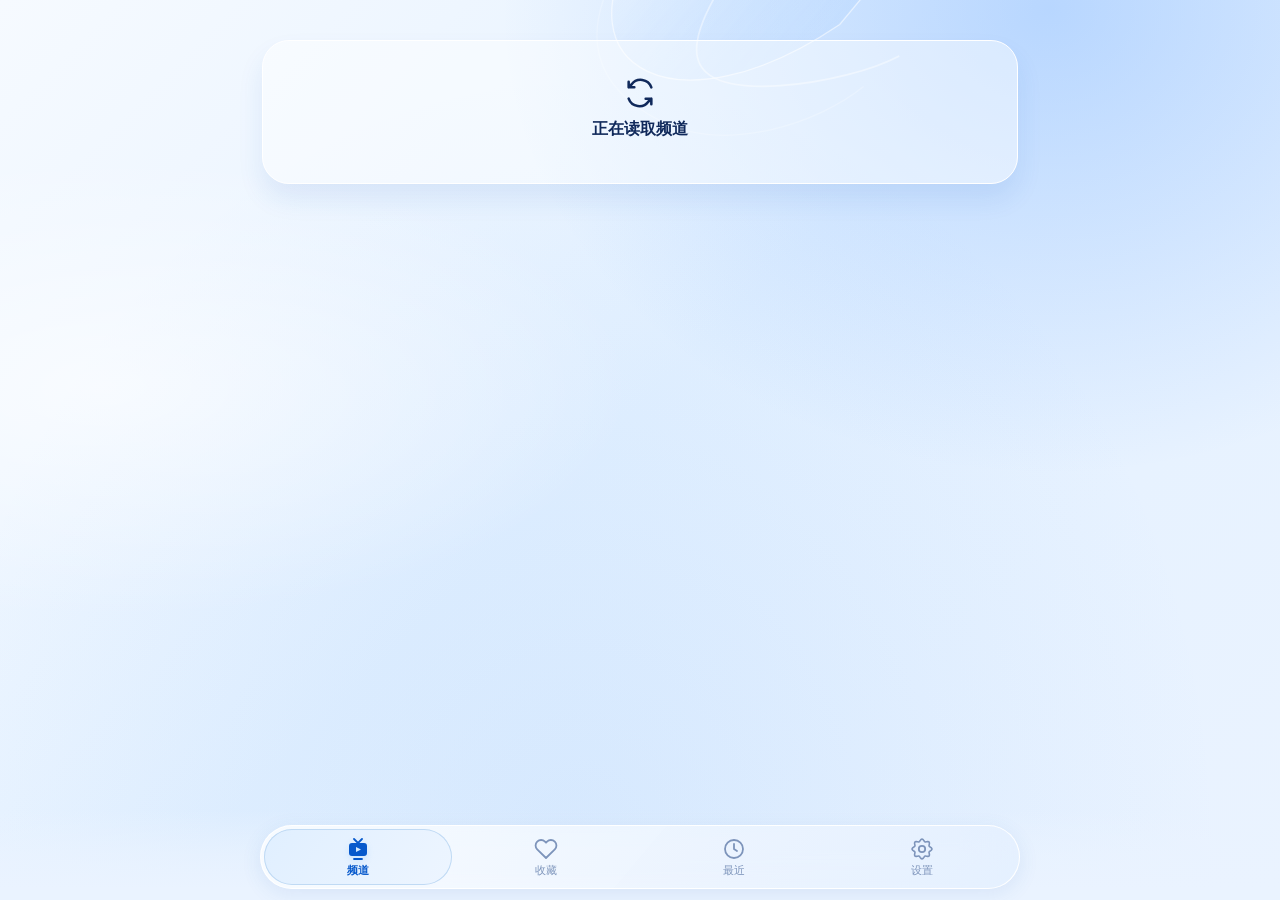
<file: app/src/main/assets/webui/index.html>
<!DOCTYPE html><html lang="zh-CN"><head><meta charset="utf-8"/><meta name="viewport" content="width=device-width, initial-scale=1.0, viewport-fit=cover"/><meta name="color-scheme" content="light dark"/><title>Tunvix</title><style>:root{--bg:#e8f2ff;--navy:#071b45;--text:#10295b;--muted:#8398bd;--blue:#0868ff;--sky:#34bdf7;--line:rgba(255,255,255,.77);--card:#ffffffcc;--glass:rgba(255,255,255,.56);--bluewash:#e9f3ff;--shadow:0 15px 26px rgba(33,99,190,.095);--ring:0 0 0 1px rgba(255,255,255,.92) inset;--success:#18bf9f;--danger:#ed546b;--gold:#faac38}
*{box-sizing:border-box}html,body{margin:0;min-height:100%;font-family:-apple-system,BlinkMacSystemFont,"SF Pro Display","PingFang SC","Microsoft YaHei",sans-serif;color:var(--text)}button,input,textarea,select{font:inherit}button{cursor:pointer;-webkit-tap-highlight-color:transparent}button:active{transform:scale(.975)}.ico{width:21px;height:21px;stroke:currentColor;stroke-width:1.8;fill:none;stroke-linecap:round;stroke-linejoin:round;flex-shrink:0}.ico.sm{width:17px;height:17px}.ico.lg{width:26px;height:26px}.ico.xl{width:34px;height:34px}.ico.fill{fill:currentColor;stroke:none}.hidden{display:none!important}
body{background:radial-gradient(circle at 18% 25%,#fff 0,transparent 30%),linear-gradient(128deg,#dceaff,#f4f9ff 55%,#d9eafb);overflow-x:hidden}.workbench{max-width:1260px;margin:auto;display:flex;gap:38px;justify-content:center;align-items:flex-start;padding:26px 18px 45px}.studio-panel{width:260px;position:sticky;top:29px;align-self:flex-start;padding:22px;border:1px solid rgba(255,255,255,.85);background:#ffffffb9;border-radius:26px;box-shadow:0 15px 45px #4074ab15;max-height:calc(100vh - 50px);overflow:auto}.studio-panel::-webkit-scrollbar{width:3px}.studio-panel::-webkit-scrollbar-thumb{background:#c4d9f6}.studio-tag{display:inline-flex;align-items:center;gap:7px;border-radius:14px;background:#e8f3ff;padding:7px 10px;color:#0871d9;font-size:11px;font-weight:800;letter-spacing:.4px}.studio-panel h2{font-size:20px;margin:15px 0 5px;color:#09214d}.studio-panel p{font-size:12px;line-height:1.7;color:#7d92b6;margin:0 0 14px}.studio-section{font-size:10px;letter-spacing:1.3px;text-transform:uppercase;color:#98a8c3;margin:15px 0 7px;font-weight:850}.studio-link{width:100%;text-align:left;border:0;background:none;color:#536e9b;font-size:12px;padding:9px 10px;border-radius:12px;display:flex;align-items:center;gap:9px;margin-bottom:2px}.studio-link.active{background:linear-gradient(95deg,#e5efff,#f8fbff);color:#066cff;font-weight:750}.studio-link:hover{background:#ecf4ff}.studio-dot{width:6px;height:6px;border-radius:50%;background:#afc8ed}.studio-link.active .studio-dot{background:#1477f8}.studio-foot{margin-top:15px;padding-top:13px;border-top:1px solid #edf2fd;font-size:10px;color:#91a5c0;line-height:1.7}
.device{width:min(430px,100%);height:min(765px,calc(100dvh - 20px));min-height:570px;flex-shrink:0;position:relative;overflow:hidden;background:linear-gradient(135deg,#f6faff 0%,#e4f1ff 48%,#eaf3ff 100%);border-radius:35px;box-shadow:0 24px 75px rgba(32,80,144,.22),0 0 0 1px #ffffffdd;isolation:isolate}.device:before{content:"";z-index:-2;position:absolute;inset:-5%;background:radial-gradient(ellipse at 82% 1%,rgba(52,135,255,.25),transparent 37%),radial-gradient(ellipse at 8% 43%,#fff9,transparent 32%),radial-gradient(ellipse at 45% 95%,rgba(83,157,247,.11),transparent 65%);pointer-events:none}.ambient{position:absolute;z-index:-1;inset:0;pointer-events:none;overflow:hidden}.ambient svg{position:absolute;top:-10px;right:-18px;width:93%;height:255px;opacity:.82}.viewport{height:100%;overflow-y:auto;overflow-x:hidden;scrollbar-width:none;overscroll-behavior:contain;padding-bottom:84px}.viewport::-webkit-scrollbar{display:none}.viewport.no-nav{padding-bottom:18px}.home{padding:24px 17px 0}.home-top{display:flex;align-items:flex-start;justify-content:space-between;margin:0 5px 10px;position:relative}.app-name{font-size:30px;letter-spacing:.2px;font-weight:860;margin:0 0 8px;color:#071b43;line-height:1.13}.source-pill{display:inline-flex;align-items:center;gap:7px;white-space:nowrap;color:#154a9e;background:#ffffff9c;border:1px solid #fff;border-radius:24px;padding:8px 10px;box-shadow:0 9px 22px #619ce414;font-size:12px;font-weight:680;max-width:300px}.source-pill .ico{color:#006ef4}.source-pill .right{margin-left:auto}.top-tv{width:44px;height:44px;margin-top:0;border-radius:14px;display:grid;place-items:center;border:1px solid #ffffffdb;background:#e9f4ffb8;color:#076dff;box-shadow:var(--shadow)}.search-faux{display:flex;align-items:center;text-align:left;gap:12px;padding:0 16px;width:100%;height:43px;border-radius:25px;background:#ffffffae;color:#90a7d0;border:1px solid #fffffffa;box-shadow:var(--shadow);margin:10px 0 13px;font-size:15px}.search-faux .ico{color:#2d63b4;width:23px;height:23px}.chips{display:flex;gap:8px;overflow:auto;scrollbar-width:none;padding:0 1px 2px;margin-bottom:13px}.chips::-webkit-scrollbar{display:none}.chip{height:35px;min-width:69px;padding:0 17px;border-radius:22px;border:1px solid #ffffffdd;background:#ffffff9c;color:#164690;font-size:14px;font-weight:650;white-space:nowrap}.chip.active{background:linear-gradient(115deg,#36c3ff 0%,#0661fd 80%);color:#fff;border:1px solid #62ccff;box-shadow:0 5px 12px #178cfb26}.channel-grid{display:grid;grid-template-columns:repeat(2,minmax(0,1fr));column-gap:10px;row-gap:10px;padding-bottom:10px}.channel-card{padding:0;border:1px solid #ffffffb9;text-align:left;background:linear-gradient(155deg,#fffdfb,#f2f7ff);border-radius:19px;overflow:hidden;min-width:0;box-shadow:var(--shadow);color:var(--text);position:relative}.channel-card:active{transform:scale(.98)}.channel-preview{display:block;width:100%;aspect-ratio:1.69;object-fit:cover;background:linear-gradient(135deg,#c7ddf9,#f3f8ff);border-radius:17px 17px 12px 12px}.channel-label{min-height:43px;padding:7px 10px 9px;display:flex;align-items:center;gap:8px}.channel-logo{width:50px;height:28px;object-fit:contain;flex:none}.channel-logo.sports,.channel-logo.guizhou,.channel-logo.dongfang{width:34px;height:31px}.channel-logo.hunan{width:37px}.channel-name{font-size:14px;font-weight:790;color:#0a2153;white-space:nowrap;text-overflow:ellipsis;overflow:hidden;flex:1}.channel-arrow{width:24px;height:24px;display:grid;place-items:center;border:1px solid white;background:#e8f2ffab;border-radius:50%;color:#2d60ad}.channel-arrow .ico{width:15px}.nav{position:absolute;bottom:11px;left:14px;right:14px;height:64px;background:linear-gradient(130deg,#ffffffba,#e3efffbb);backdrop-filter:blur(25px);-webkit-backdrop-filter:blur(25px);border:1px solid #ffffffed;border-radius:36px;box-shadow:0 5px 20px #3971bb1b;display:grid;grid-template-columns:repeat(4,1fr);padding:3px;z-index:50}.nav-item{border:0;background:transparent;display:flex;flex-direction:column;align-items:center;justify-content:center;gap:2px;color:#7d94bb;min-width:0;border-radius:31px;font-size:11px}.nav-item .ico{width:24px;height:24px}.nav-item.active{color:#0070ff;background:linear-gradient(115deg,#ffffffae,#e7f2ff7f);box-shadow:0 0 0 1px #ffffff9c inset;font-weight:700}.nav-item.active .ico{filter:drop-shadow(0 3px 3px #218cfb20)}
.page{padding:16px 17px 20px}.page-header{min-height:40px;display:flex;align-items:center;justify-content:space-between;gap:9px;margin-bottom:15px}.page-title{font-size:23px;line-height:1.2;font-weight:860;color:var(--navy);margin:0}.subtle{font-size:12px;color:var(--muted)}.page-subtitle{font-size:12px;color:#7993b8;margin:-4px 1px 18px}.nav-back,.round-icon{display:grid;place-items:center;width:36px;height:36px;background:#ffffffaf;color:#265eac;border:1px solid #fff;border-radius:14px;box-shadow:0 4px 11px #75a5d51a;flex-shrink:0}.nav-back .ico{width:20px}.head-actions{display:flex;align-items:center;gap:6px}.header-action{border:0;color:#086af1;font-size:12px;font-weight:700;background:transparent;padding:8px 4px}.glass-card{border:1px solid rgba(255,255,255,.95);background:linear-gradient(145deg,rgba(255,255,255,.89),rgba(240,247,255,.78));border-radius:21px;box-shadow:var(--shadow);padding:15px;margin-bottom:11px}.section-header{display:flex;align-items:center;justify-content:space-between;margin:20px 2px 11px}.section-title{margin:0;color:#13366b;font-size:15px;font-weight:810}.section-desc{font-size:11px;color:#8fa5c3}.text-button{border:0;background:none;padding:5px;color:#086ef2;font-size:12px;font-weight:720}.kicker{display:inline-flex;gap:6px;align-items:center;font-size:11px;font-weight:760;color:#3f82de}.feature-card{border-radius:22px;background:linear-gradient(115deg,#2a9fff,#0864ee);color:#fff;padding:17px 18px;margin:3px 0 17px;position:relative;overflow:hidden;box-shadow:0 12px 23px rgba(30,117,238,.18)}.feature-card:after{content:"";position:absolute;width:175px;height:175px;border-radius:55px;border:1px solid #ffffff33;right:-70px;top:-90px;transform:rotate(30deg)}.feature-num{font-size:25px;font-weight:860;line-height:1.4}.feature-card p{margin:1px 0 0;font-size:12px;color:#ffffffcd}.soft-count{color:#92a8c5;font-size:12px}.row-between{display:flex;align-items:center;justify-content:space-between;gap:10px}.row-left{display:flex;align-items:center;gap:10px;min-width:0}.row-title{font-size:14px;font-weight:760;margin:0 0 3px;color:#0a285d}.row-sub{font-size:11px;color:#8ea1bc;margin:0;line-height:1.5}.ellipsis{white-space:nowrap;text-overflow:ellipsis;overflow:hidden}.list-card{border:1px solid #fff;background:#ffffffb4;box-shadow:var(--shadow);border-radius:19px;padding:11px;margin-bottom:10px;display:flex;align-items:center;gap:11px}.list-thumb{width:100px;height:66px;flex:0 0 100px;object-fit:cover;border-radius:13px}.list-body{flex:1;min-width:0}.list-chevron{color:#6b94c9}.little-actions{display:flex;gap:7px;align-items:center;margin-top:6px}.tiny-pill{border:1px solid #d9e8fb;border-radius:30px;padding:4px 8px;color:#3979ca;background:#edf5ff;font-size:10px}.tiny-link{display:inline-flex;gap:4px;align-items:center;border:0;color:#4b86cf;font-size:11px;background:transparent;padding:3px}.empty{margin:24px 5px;background:#ffffff70;border:1px solid #fff;border-radius:27px;padding:35px 20px;text-align:center;box-shadow:var(--shadow)}.empty-graphic{width:94px;height:94px;border-radius:29px;background:linear-gradient(145deg,#dfefff,#f9fcff);color:#78a9ea;display:grid;place-items:center;margin:0 auto 15px;box-shadow:0 10px 20px #548dc921}.empty h3{font-size:16px;margin:5px 0 8px}.empty p{color:#91a3be;font-size:12px;margin:0 auto 17px;line-height:1.7;max-width:240px}.btn{border:1px solid transparent;border-radius:14px;min-height:42px;padding:0 16px;font-size:13px;font-weight:750;display:inline-flex;align-items:center;justify-content:center;gap:7px}.btn.primary{background:linear-gradient(110deg,#2ebaff,#116bf8);color:#fff;box-shadow:0 10px 17px #248af037}.btn.secondary{border-color:#fff;background:#ffffffb2;color:#2767bc}.btn.danger{background:#fff0f2;border-color:#ffe0e6;color:#ee516c}.btn.block{width:100%}.btn.small{min-height:32px;border-radius:11px;padding:0 11px;font-size:11px}.button-row{display:flex;gap:9px}.button-row .btn{flex:1}.floating-add{position:absolute;right:21px;bottom:89px;z-index:12;border:1px solid #6bcaff;background:linear-gradient(145deg,#43c0ff,#096dfb);color:white;border-radius:22px;width:52px;height:52px;display:grid;place-items:center;box-shadow:0 10px 28px #147efc55}.floating-add .ico{width:25px;height:25px}
.search-box{background:#ffffffcb;border:1px solid #fff;border-radius:20px;display:flex;align-items:center;gap:9px;height:45px;padding:0 13px;box-shadow:var(--shadow);margin-bottom:11px;color:#7a9bc9}.search-box input{border:0;min-width:0;outline:0;flex:1;background:transparent;color:var(--navy);font-size:13px}.search-box input::placeholder{color:#9caeca}.search-clear{border:0;background:none;color:#a1b3cb;padding:4px}.search-inline{display:flex;align-items:center;gap:8px}.search-inline .search-box{flex:1}.search-inline .text-button{white-space:nowrap;margin-bottom:9px}.result-head{margin:17px 3px 10px;display:flex;justify-content:space-between;font-size:12px;color:#7891b7}.muted-chip{display:inline-block;border-radius:18px;background:#ffffff9f;color:#7690b5;border:1px solid white;padding:5px 9px;font-size:11px}
.video-shell{height:225px;position:relative;background:#091938;border-radius:24px;overflow:hidden;box-shadow:0 14px 25px #0a326a28}.video-shell>img{width:100%;height:100%;object-fit:cover;filter:brightness(.75)}.video-shade{position:absolute;inset:0;background:linear-gradient(180deg,#05162e44,transparent 40%,#071529a3)}.video-top{position:absolute;top:13px;left:12px;right:12px;display:flex;justify-content:space-between;align-items:center;color:white}.video-caption{position:absolute;left:16px;bottom:15px;color:#fff}.video-caption h3{margin:0 0 3px;font-size:18px}.video-caption p{margin:0;font-size:11px;color:#fff9}.play-big{position:absolute;top:50%;left:50%;transform:translate(-50%,-50%);display:grid;place-items:center;width:61px;height:61px;border-radius:50%;border:1px solid #ffffff75;background:#ffffff45;color:#fff;backdrop-filter:blur(10px)}.play-big:active{transform:translate(-50%,-50%) scale(.96)}.icon-plain{border:0;background:#ffffff2c;border-radius:12px;color:white;width:34px;height:34px;display:grid;place-items:center}.player-actions{display:grid;grid-template-columns:repeat(4,1fr);gap:8px;margin:13px 0}.player-act{border:1px solid #fff;border-radius:17px;min-height:70px;background:#ffffffb4;display:flex;flex-direction:column;gap:5px;align-items:center;justify-content:center;color:#4376c1;font-size:10px;font-weight:650}.player-act .ico{width:23px;height:23px}.player-act.on{color:#0c6bf8;background:#e5f2ff}.volume-row{display:flex;align-items:center;gap:12px;background:#ffffff94;border:1px solid #fff;border-radius:16px;padding:9px 12px;margin:0 0 16px}.range{accent-color:#1176fa;flex:1;min-width:0;height:4px}.volume-count{color:#3274cb;font-size:11px;min-width:34px;text-align:right}.player-list-head{display:flex;justify-content:space-between;align-items:center;margin:15px 4px 10px}.player-group{display:flex;gap:7px;overflow-x:auto;scrollbar-width:none;margin:3px 0 10px}.player-group .chip{height:29px;min-width:auto;padding:0 13px;font-size:11px}.station-row{width:100%;display:flex;align-items:center;gap:10px;background:#ffffffb7;border:1px solid white;border-radius:15px;padding:9px;text-align:left;margin-bottom:8px}.station-row.playing{border-color:#a5d4ff;background:#eaf5ff}.station-row img{width:62px;height:43px;object-fit:cover;border-radius:9px}.station-row strong{display:block;font-size:12px;color:var(--text)}.station-row small{font-size:10px;color:#91a7c0}.station-row .ico{margin-left:auto;color:#6e98cc}.playing-mark{font-size:10px;color:#0a78fa;font-weight:800}.program-row{display:flex;gap:11px;padding:12px 3px;position:relative}.program-row+.program-row{border-top:1px solid #e6effb}.program-time{font-size:11px;font-weight:750;color:#6c88b8;width:53px;flex-shrink:0}.program-text{flex:1}.program-text strong{font-size:12px;display:block;margin-bottom:3px}.program-text small{font-size:10px;color:#8ea6c8}.program-row.now .program-text strong{color:#0675fb}.program-state{font-size:10px;background:#e7f3ff;color:#167cf4;padding:4px 8px;border-radius:14px;height:fit-content}.day-strip{display:flex;gap:8px;overflow:auto;scrollbar-width:none;margin-bottom:12px}.day-item{background:#ffffff96;border:1px solid #fff;border-radius:16px;flex:1;min-width:64px;padding:10px 6px;text-align:center;color:#7b95bb}.day-item strong{display:block;font-size:14px;margin:3px 0}.day-item small{font-size:10px}.day-item.active{background:linear-gradient(135deg,#36b4ff,#096aff);color:#fff}.match-row{display:flex;gap:11px;align-items:center;padding:12px;border-radius:15px;background:#ffffffbd;border:1px solid #fff;margin-bottom:8px}.match-row>div{flex:1}.match-row strong{font-size:12px}.match-row small{font-size:10px;display:block;margin-top:4px;color:#88a1c4}.match-row input{accent-color:#1173fb}
.setting-group{font-size:12px;font-weight:800;color:#8b9eba;margin:22px 4px 8px}.setting-list{border:1px solid white;background:#ffffffaa;border-radius:20px;box-shadow:var(--shadow);overflow:hidden;margin-bottom:13px}.setting-row{display:flex;justify-content:space-between;align-items:center;width:100%;padding:13px 13px;min-height:52px;border:0;background:transparent;text-align:left;gap:12px;color:var(--navy)}.setting-row+.setting-row{border-top:1px solid #e4effc}.setting-icon{width:32px;height:32px;display:grid;place-items:center;border-radius:11px;background:#e9f3ff;color:#3b85e2;flex-shrink:0}.setting-icon .ico{width:18px}.setting-text{flex:1;min-width:0;font-size:12px;font-weight:700}.setting-text small{display:block;font-size:10px;font-weight:400;color:#8ba2c1;margin-top:4px;line-height:1.55}.setting-end{display:flex;align-items:center;gap:5px;font-size:11px;color:#93a9c6}.toggle{border:0;display:block;width:43px;height:25px;flex-shrink:0;border-radius:20px;background:#c6d5e8;padding:3px;transition:background .2s}.toggle:before{content:"";display:block;width:19px;height:19px;border-radius:50%;background:#fff;box-shadow:0 2px 4px #3332;transition:transform .2s}.toggle.on{background:#247ef9}.toggle.on:before{transform:translateX(18px)}.field-label{display:block;color:#4b6e9f;font-size:11px;font-weight:750;margin:12px 2px 7px}.field{height:45px;width:100%;background:#ffffffc7;border-radius:15px;border:1px solid #fff;padding:0 14px;color:#1c447c;outline:0;font-size:13px;box-shadow:0 4px 13px #477da90c}.field:focus{border-color:#81bfff;box-shadow:0 0 0 3px #479afa17}.field.textarea{height:90px;padding:13px;resize:vertical}.field-info{margin:8px 3px 16px;font-size:10px;line-height:1.6;color:#95a8c3}.type-cards{display:grid;grid-template-columns:1fr;gap:10px}.type-card{display:flex;align-items:center;gap:13px;text-align:left;background:#ffffffc5;border:1px solid white;border-radius:19px;padding:15px;box-shadow:var(--shadow)}.type-icon{height:49px;width:49px;flex-shrink:0;display:grid;place-items:center;border-radius:16px;background:linear-gradient(135deg,#d8efff,#eaf2ff);color:#1674ed}.type-icon.orange{background:#fff3e5;color:#ed9a39}.type-icon.purple{background:#efeaff;color:#8c77eb}.type-card h4{margin:0 0 4px;color:#163563;font-size:14px}.type-card p{margin:0;font-size:10px;color:#93a7c5}.type-card>.ico{margin-left:auto;color:#8aaad3}.source-card{background:#ffffffbf;border:1px solid white;padding:14px;border-radius:19px;margin:0 0 10px;box-shadow:var(--shadow)}.source-card.current{background:linear-gradient(125deg,#dceeff,#f9fcff);border-color:#8bc3ff}.source-icon{width:43px;height:43px;border-radius:15px;background:linear-gradient(135deg,#52bffc,#1c71fa);display:grid;place-items:center;color:white;flex-shrink:0}.source-icon.local{background:linear-gradient(135deg,#7dc5c7,#32989d)}.source-icon.manual{background:linear-gradient(135deg,#ad9df8,#7469da)}.source-card .row-title{font-size:13px}.source-tags{display:flex;gap:6px;flex-wrap:wrap;margin:10px 0 0}.source-tags span{font-size:10px;color:#5891cb;background:#edf6ff;border-radius:9px;padding:5px 8px}.source-actions{display:flex;gap:9px;margin-top:12px;padding-top:11px;border-top:1px solid #eaf2fd}.source-actions button{flex:1;border:0;background:#eff6ff;padding:9px 3px;border-radius:11px;color:#397ac9;font-weight:750;font-size:11px}.upload-area{border:1.5px dashed #a8ceff;background:#ffffff8d;padding:28px 13px;border-radius:20px;text-align:center;color:#6396cd}.upload-area h3{font-size:13px;color:#235d9e}.upload-area p{font-size:11px;color:#99adc8}.upload-area input{max-width:100%;font-size:10px}.result-circle{height:70px;width:70px;border-radius:23px;display:grid;place-items:center;margin:auto;background:linear-gradient(130deg,#dcfff3,#e8f8ff);color:#17b28e}.metrics{display:grid;grid-template-columns:repeat(3,1fr);gap:9px;margin:14px 0}.metric{border-radius:14px;text-align:center;background:#edf6ffbd;padding:14px 4px}.metric b{font-size:23px;color:#176ee9;display:block}.metric small{font-size:10px;color:#8eacd0}
.audio-cover{margin:14px auto 17px;width:205px;height:205px;border-radius:44px;border:1px solid #fff;box-shadow:0 19px 36px #317fc62a;background:radial-gradient(circle at 20% 10%,#5ed6ff,transparent 48%),linear-gradient(130deg,#287ff6,#0750d4);display:grid;place-items:center;position:relative;overflow:hidden}.audio-cover:before{content:"";position:absolute;border:1px solid #ffffff30;border-radius:50%;width:260px;height:260px;left:68px;top:50px}.audio-cover img{object-fit:contain;max-width:125px;max-height:75px;filter:drop-shadow(0 3px 8px #061e6f25)}.sound-bars{display:flex;height:22px;align-items:center;gap:4px;justify-content:center}.sound-bars b{background:#fff;display:block;width:4px;border-radius:5px;height:8px;animation:beat .75s ease-in-out infinite alternate}.sound-bars b:nth-child(2){height:19px;animation-delay:.3s}.sound-bars b:nth-child(3){height:12px;animation-delay:.1s}.sound-bars b:nth-child(4){height:16px;animation-delay:.5s}@keyframes beat{to{height:4px}}.media-control{display:flex;align-items:center;justify-content:center;gap:25px;margin:18px 0 24px}.media-control button{border:none;background:#ffffffb5;color:#4880c3;width:44px;height:44px;border-radius:50%;display:grid;place-items:center}.media-control button.main{width:67px;height:67px;background:linear-gradient(135deg,#30bdff,#0e6dfb);color:white;box-shadow:0 10px 25px #2387f947}
.about-icon{width:90px;height:90px;border-radius:27px;display:grid;place-items:center;margin:35px auto 16px;background:linear-gradient(135deg,#50d3ff,#0074ff);box-shadow:0 18px 30px #1781ff42;color:#fff;border:2px solid #ffffffa5}.about-icon .ico{width:50px;height:50px;stroke-width:1.9}.about-name{text-align:center;font-size:23px;font-weight:850;margin:0}.about-ver{text-align:center;font-size:12px;color:#87a0c3;margin:8px auto 26px}.about-desc{text-align:center;color:#7890b4;font-size:12px;line-height:1.8;margin:0 15px 22px}.about-footer{text-align:center;color:#99abc3;font-size:10px;margin-top:18px}
.overlay{position:absolute;inset:0;background:#071b3b80;display:flex;align-items:flex-end;justify-content:center;z-index:100;backdrop-filter:blur(8px);-webkit-backdrop-filter:blur(8px)}.sheet{width:100%;padding:19px 18px 22px;border-radius:28px 28px 0 0;background:linear-gradient(150deg,#eff6ff,#fff);border:1px solid white;box-shadow:0 -10px 50px #14376a35;max-height:82%;overflow:auto}.sheet-handle{width:39px;height:5px;background:#c7d8ed;border-radius:3px;margin:-7px auto 16px}.sheet-title{font-size:18px;font-weight:840;color:#102b5a;margin:3px 0 6px}.sheet-body{color:#8299b8;font-size:12px;line-height:1.7;margin:6px 0 16px}.sheet-action{width:100%;display:flex;gap:10px;align-items:center;padding:14px 8px;text-align:left;background:transparent;border:0;border-bottom:1px solid #e2edfb;color:#2c5b97;font-size:13px}.sheet-action:last-child{border:0}.sheet-action .ico{width:20px;color:#3778ce}.confirm-overlay{align-items:center;padding:25px}.confirm-box{background:linear-gradient(145deg,#fff,#eaf4ff);border:1px solid white;width:100%;border-radius:24px;padding:22px 20px;box-shadow:0 20px 50px #0e326c32;text-align:center}.confirm-box h3{margin:9px 0;font-size:17px}.confirm-box p{color:#839bb9;font-size:12px;line-height:1.7;margin:0 0 17px}.toast{position:absolute;z-index:150;bottom:88px;left:50%;transform:translateX(-50%);background:#15396ee3;color:white;border-radius:15px;padding:11px 16px;box-shadow:0 8px 26px #09295139;font-size:11px;white-space:nowrap;max-width:90%;text-overflow:ellipsis;overflow:hidden}.pip-window{position:absolute;z-index:72;right:15px;bottom:91px;border-radius:17px;overflow:hidden;width:170px;box-shadow:0 15px 35px #10264c55;border:2px solid white;background:#091936}.pip-window img{width:100%;aspect-ratio:16/9;object-fit:cover;display:block}.pip-ctrl{position:absolute;inset:0;background:#071a3e38;display:flex;align-items:center;justify-content:center;gap:15px}.pip-ctrl button{width:35px;height:35px;border-radius:13px;display:grid;place-items:center;border:1px solid #ffffff88;background:#ffffffb5;color:#18539d}.full-viewport{position:absolute;inset:0;z-index:80;background:#06132d;display:flex;flex-direction:column;justify-content:center}.full-viewport img{width:100%;height:43%;object-fit:cover}.full-top{position:absolute;top:22px;left:18px;right:18px;display:flex;align-items:center;justify-content:space-between;color:white;font-weight:800}.full-controls{display:flex;justify-content:center;gap:25px;align-items:center;color:#fff;padding:25px}.full-controls button{color:white;background:#ffffff20;border:1px solid #ffffff52;border-radius:50%;width:43px;height:43px;display:grid;place-items:center}.full-controls button.main{width:57px;height:57px}.full-bottom{position:absolute;bottom:43px;left:30px;right:30px;color:white;text-align:center;font-size:12px}.full-bottom input{width:75%;margin:0 10px}.info-tip{display:flex;gap:8px;align-items:start;font-size:11px;line-height:1.55;color:#7d99bd;background:#ffffff85;border:1px solid #fff;border-radius:13px;padding:12px;margin:13px 0}.info-tip .ico{width:17px;height:17px;flex-shrink:0;color:#5f92d0}.code-copy{border:1px solid #fff;background:#ffffff90;border-radius:15px;padding:13px;font-size:11px;color:#5d79a0;word-break:break-all}
.device[data-theme='dark']{--navy:#eff6ff;--text:#e6f0ff;--muted:#8199bd;--card:#192b4f;--shadow:0 15px 26px rgba(0,0,0,.15);background:linear-gradient(135deg,#0b1831,#11294a 55%,#0b1b33)}.device[data-theme='dark']:before{background:radial-gradient(ellipse at 84% 1%,#1f4f8268,transparent 37%)}.device[data-theme='dark'] .ambient{opacity:.3}.device[data-theme='dark'] .app-name,.device[data-theme='dark'] .page-title,.device[data-theme='dark'] .channel-name,.device[data-theme='dark'] .row-title,.device[data-theme='dark'] .section-title,.device[data-theme='dark'] .setting-row,.device[data-theme='dark'] .type-card h4,.device[data-theme='dark'] .station-row strong{color:#f2f7ff}.device[data-theme='dark'] .channel-card,.device[data-theme='dark'] .glass-card,.device[data-theme='dark'] .list-card,.device[data-theme='dark'] .setting-list,.device[data-theme='dark'] .type-card,.device[data-theme='dark'] .source-card,.device[data-theme='dark'] .station-row,.device[data-theme='dark'] .player-act,.device[data-theme='dark'] .empty,.device[data-theme='dark'] .search-box,.device[data-theme='dark'] .field{background:#193354db;border-color:#345073}.device[data-theme='dark'] .nav,.device[data-theme='dark'] .source-pill,.device[data-theme='dark'] .search-faux,.device[data-theme='dark'] .chip:not(.active),.device[data-theme='dark'] .top-tv,.device[data-theme='dark'] .setting-icon,.device[data-theme='dark'] .nav-back,.device[data-theme='dark'] .round-icon,.device[data-theme='dark'] .volume-row{background:#1a3559d9;border-color:#3a567b}.device[data-theme='dark'] .chip:not(.active),.device[data-theme='dark'] .source-pill{color:#a8caff}.device[data-theme='dark'] .nav-item.active{background:#264e80}.device[data-theme='dark'] .channel-arrow,.device[data-theme='dark'] .media-control button{background:#355079}.device[data-theme='dark'] .setting-row+.setting-row,.device[data-theme='dark'] .source-actions{border-color:#304a6f}.device[data-theme='dark'] .source-actions button{background:#263e61;color:#b2d4ff}.device[data-theme='dark'] .sheet,.device[data-theme='dark'] .confirm-box{background:linear-gradient(145deg,#162c4c,#102140);border-color:#405879}.device[data-theme='dark'] .sheet-title,.device[data-theme='dark'] .confirm-box h3{color:white}.device[data-theme='dark'] .sheet-action{color:#afc8ee;border-color:#314d75}.device[data-theme='dark'] .program-row+.program-row{border-color:#304c6f}
@media(max-width:760px){body{background:#e8f2ff}.workbench{padding:0;display:block}.studio-panel{display:none}.device{width:100%;height:100dvh;max-height:none;min-height:0;border-radius:0;box-shadow:none}.home{padding-left:4%;padding-right:4%}.page{padding-left:4%;padding-right:4%}}
@media (min-width:761px) and (max-height:830px){.workbench{padding-top:12px}.studio-panel{top:12px}.device{height:calc(100dvh - 24px);min-height:570px}}


/* FIXED: app UI fills the browser viewport; no device frame, no outside stage */
html,body{width:100%;height:100%;overflow:hidden}
body{background:#ecf5ff}
.workbench{display:block;width:100%;max-width:none;margin:0;padding:0;gap:0}
.studio-panel{display:none!important}
.device{position:relative;width:100%;height:100dvh;min-height:0;max-height:none;border-radius:0;box-shadow:none;flex:1;isolation:isolate}
.device::before{inset:0}
.ambient svg{width:100%;right:0;top:-18px;max-height:275px}
.viewport{width:100%;height:100%;padding-bottom:100px}
.viewport>main{width:min(100%,650px);margin:0 auto}
.home,.page{padding-left:22px;padding-right:22px}
.nav{max-width:605px;left:50%;right:auto;transform:translateX(-50%);bottom:max(10px,env(safe-area-inset-bottom));width:calc(100% - 36px)}
.overlay{position:fixed;inset:0;align-items:center;padding:15px}
.sheet{max-width:530px;border-radius:27px}
.confirm-box{max-width:430px}
.toast{position:fixed}
.channel-card{transition:transform .16s ease,box-shadow .16s ease}
.channel-card:hover{transform:translateY(-2px);box-shadow:0 19px 35px #497ab824}
.channel-preview{aspect-ratio:1.72/1;height:auto!important}
.channel-label{min-height:63px}
@media(min-width:900px){.viewport>main{width:min(100%,810px)}.nav{max-width:760px}.home{padding-top:37px}.app-name{font-size:37px}.channel-preview{aspect-ratio:1.8/1}.channel-label{min-height:69px}.channel-name{font-size:17px}}
@media(max-width:480px){.home,.page{padding-left:15px;padding-right:15px}.home{padding-top:26px}.channel-label{min-height:55px}.channel-name{font-size:12.5px}.nav{height:70px}.viewport{padding-bottom:88px}}
.settings-brand{display:flex;align-items:center;gap:12px;padding:14px}
.settings-brand strong{display:block;font-size:15px}.settings-brand small{display:block;color:#809aba;margin-top:5px;font-size:11px}.settings-brand .tiny-pill{margin-left:auto}
.brand-logo{background:linear-gradient(135deg,#57cfff,#0a68fe);color:#fff;width:47px;height:47px;border-radius:15px;display:grid;place-items:center}
.appearance-row{width:100%;display:flex;align-items:center;text-align:left;gap:13px;padding:16px 13px;background:transparent;border:none;border-bottom:1px solid #e2edfb;color:var(--text)}
.appearance-row:last-child{border-bottom:none}.appearance-row>.setting-text{flex:1}.appearance-row.chosen{color:#126ff4}.appearance-row>.ico{color:#126ff4}
.device[data-theme='dark'] .appearance-row{color:#e5f1ff;border-color:#304b6f}
.device[data-theme='dark'] .settings-brand{background:#193354}
.device[data-theme='dark'] .brand-logo{color:#fff}

@media(max-width:760px){.workbench{padding:0;display:block}.device{width:100%;border-radius:0;height:100dvh;min-height:0;max-height:none}.studio-panel{display:none}}
</style><link rel="stylesheet" href="native.css"></head><body><svg width="0" height="0" style="position:absolute;overflow:hidden" aria-hidden="true" xmlns="http://www.w3.org/2000/svg"><defs><symbol id="i-tv" viewBox="0 0 24 24"><rect x="3" y="5" width="18" height="14" rx="4"/><path d="m9 2 3 3 3-3"/><path d="m10 10 4 3-4 3z" fill="currentColor" stroke="none"/></symbol><symbol id="i-monitor" viewBox="0 0 24 24"><rect x="3" y="4" width="18" height="14" rx="2"/><path d="M8 22h8M12 18v4"/></symbol><symbol id="i-search" viewBox="0 0 24 24"><circle cx="11" cy="11" r="7"/><path d="m16 16 5 5"/></symbol><symbol id="i-heart" viewBox="0 0 24 24"><path d="M20.8 4.6a5.5 5.5 0 0 0-7.8 0L12 5.7l-1-1.1a5.5 5.5 0 0 0-7.8 7.8L12 21l8.8-8.6a5.5 5.5 0 0 0 0-7.8Z"/></symbol><symbol id="i-clock" viewBox="0 0 24 24"><circle cx="12" cy="12" r="9"/><path d="M12 7v5l3 2"/></symbol><symbol id="i-settings" viewBox="0 0 24 24"><path d="M10 2h4l.6 2.4 1.8.8 2.1-1.3 2.7 2.8-1.3 2.1.8 1.8 2.3.6v4l-2.3.6-.8 1.8 1.3 2.1-2.7 2.8-2.1-1.3-1.8.8-.6 2.3h-4L9.4 20l-1.8-.8-2.1 1.3-2.7-2.8 1.3-2.1-.8-1.8L1 13v-2l2.3-.6.8-1.8-1.3-2.1 2.7-2.8 2.1 1.3 1.8-.8z" transform="translate(0 -0.4) scale(.97)"/><circle cx="12" cy="12" r="3"/></symbol><symbol id="i-chevron-right" viewBox="0 0 24 24"><path d="m9 5 7 7-7 7"/></symbol><symbol id="i-chevron-left" viewBox="0 0 24 24"><path d="m15 5-7 7 7 7"/></symbol><symbol id="i-arrow-left" viewBox="0 0 24 24"><path d="m12 19-7-7 7-7M5 12h15"/></symbol><symbol id="i-arrow-right" viewBox="0 0 24 24"><path d="m12 5 7 7-7 7M19 12H4"/></symbol><symbol id="i-check" viewBox="0 0 24 24"><path d="m4 12 5 5L20 6"/></symbol><symbol id="i-check-circle" viewBox="0 0 24 24"><circle cx="12" cy="12" r="9"/><path d="m7.5 12 3 3 6-7"/></symbol><symbol id="i-plus" viewBox="0 0 24 24"><path d="M12 5v14M5 12h14"/></symbol><symbol id="i-plus-circle" viewBox="0 0 24 24"><circle cx="12" cy="12" r="9"/><path d="M12 7v10M7 12h10"/></symbol><symbol id="i-minus" viewBox="0 0 24 24"><path d="M5 12h14"/></symbol><symbol id="i-x" viewBox="0 0 24 24"><path d="M6 6l12 12M18 6 6 18"/></symbol><symbol id="i-play" viewBox="0 0 24 24"><path d="m8 5 11 7-11 7z" fill="currentColor" stroke="none"/></symbol><symbol id="i-pause" viewBox="0 0 24 24"><rect x="6" y="5" width="4" height="14" rx="1" fill="currentColor" stroke="none"/><rect x="14" y="5" width="4" height="14" rx="1" fill="currentColor" stroke="none"/></symbol><symbol id="i-refresh-cw" viewBox="0 0 24 24"><path d="M20 8a8 8 0 0 0-14-2L4 8M4 4v4h4M4 16a8 8 0 0 0 14 2l2-2M20 20v-4h-4"/></symbol><symbol id="i-calendar" viewBox="0 0 24 24"><rect x="3" y="5" width="18" height="16" rx="2"/><path d="M7 3v4M17 3v4M3 10h18M8 15h3"/></symbol><symbol id="i-volume-1" viewBox="0 0 24 24"><path d="M4 10v4h4l5 4V6l-5 4H4M16 9a4 4 0 0 1 0 6"/></symbol><symbol id="i-volume-2" viewBox="0 0 24 24"><path d="M4 10v4h4l5 4V6l-5 4H4M16 9a4 4 0 0 1 0 6M18 5a9 9 0 0 1 0 14"/></symbol><symbol id="i-skip-back" viewBox="0 0 24 24"><path d="M5 5v14m14-14-11 7 11 7z"/></symbol><symbol id="i-skip-forward" viewBox="0 0 24 24"><path d="M19 5v14M5 5l11 7-11 7z"/></symbol><symbol id="i-headphones" viewBox="0 0 24 24"><path d="M3 13v-2a9 9 0 0 1 18 0v2M3 13v5a3 3 0 0 0 3 3h2v-9H6a3 3 0 0 0-3 3zm18 0v5a3 3 0 0 1-3 3h-2v-9h2a3 3 0 0 1 3 3z"/></symbol><symbol id="i-picture-in-picture" viewBox="0 0 24 24"><rect x="2" y="4" width="20" height="16" rx="3"/><rect x="11" y="11" width="9" height="7" rx="1.5"/></symbol><symbol id="i-layers" viewBox="0 0 24 24"><path d="m12 3 9 5-9 5-9-5 9-5zM3 12l9 5 9-5M3 16l9 5 9-5"/></symbol><symbol id="i-link" viewBox="0 0 24 24"><path d="M9 15a5 5 0 0 0 8 .5l3-3a5 5 0 0 0-7-7l-1.5 1.5M15 9a5 5 0 0 0-8-.5l-3 3a5 5 0 0 0 7 7l1.5-1.5"/></symbol><symbol id="i-file" viewBox="0 0 24 24"><path d="M5 2h9l5 5v15H5zM14 2v6h5M8 13h8M8 17h7"/></symbol><symbol id="i-file-check" viewBox="0 0 24 24"><path d="M5 2h9l5 5v15H5zM14 2v6h5m-11 7 3 3 5-6"/></symbol><symbol id="i-folder" viewBox="0 0 24 24"><path d="M3 6h7l2 3h9v11H3z"/></symbol><symbol id="i-download" viewBox="0 0 24 24"><path d="M12 3v12m-5-5 5 5 5-5M4 18v3h16v-3"/></symbol><symbol id="i-upload" viewBox="0 0 24 24"><path d="M12 16V3m-5 5 5-5 5 5M4 16v5h16v-5"/></symbol><symbol id="i-save" viewBox="0 0 24 24"><path d="M4 3h14l3 3v15H3V3zM7 3v7h10V3M7 21v-7h10v7"/></symbol><symbol id="i-edit-3" viewBox="0 0 24 24"><path d="m4 20 5-.8L20 8l-4-4L5 15zM14 6l4 4M3 22h18"/></symbol><symbol id="i-trash" viewBox="0 0 24 24"><path d="M4 6h16M9 6V4h6v2M6 6l1 15h10l1-15M10 10v7M14 10v7"/></symbol><symbol id="i-info" viewBox="0 0 24 24"><circle cx="12" cy="12" r="9"/><path d="M12 11v6M12 7h.01"/></symbol><symbol id="i-alert-circle" viewBox="0 0 24 24"><circle cx="12" cy="12" r="9"/><path d="M12 7v6M12 17h.01"/></symbol><symbol id="i-radio" viewBox="0 0 24 24"><circle cx="12" cy="12" r="2"/><path d="M7 7a7 7 0 0 0 0 10M17 7a7 7 0 0 1 0 10M4 4a11 11 0 0 0 0 16M20 4a11 11 0 0 1 0 16"/></symbol><symbol id="i-wifi" viewBox="0 0 24 24"><path d="M2 8a15 15 0 0 1 20 0M5 11a10 10 0 0 1 14 0M8 14a5 5 0 0 1 8 0"/><circle cx="12" cy="18" r="1" fill="currentColor" stroke="none"/></symbol><symbol id="i-shield-check" viewBox="0 0 24 24"><path d="m12 2 9 4v6c0 5-4 8-9 10-5-2-9-5-9-10V6z"/><path d="m8 12 3 3 5-6"/></symbol><symbol id="i-external-link" viewBox="0 0 24 24"><path d="M13 5h7v7M20 5l-9 9M20 14v6H4V4h6"/></symbol><symbol id="i-expand" viewBox="0 0 24 24"><path d="M8 3H3v5M16 3h5v5M3 16v5h5M21 16v5h-5"/></symbol><symbol id="i-sun" viewBox="0 0 24 24"><circle cx="12" cy="12" r="4"/><path d="M12 2v2M12 20v2M4.9 4.9l1.4 1.4m11.4 11.4 1.4 1.4M2 12h2m16 0h2M4.9 19.1l1.4-1.4M17.7 6.3l1.4-1.4"/></symbol><symbol id="i-moon" viewBox="0 0 24 24"><path d="M20 15.5A8.5 8.5 0 0 1 8.5 4 8.5 8.5 0 1 0 20 15.5Z"/></symbol><symbol id="i-search-x" viewBox="0 0 24 24"><circle cx="11" cy="11" r="7"/><path d="m16 16 5 5M8 9l6 5m0-5-6 5"/></symbol><symbol id="i-heart-solid" viewBox="0 0 24 24"><path d="M20.8 4.6a5.5 5.5 0 0 0-7.8 0L12 5.7l-1-1.1a5.5 5.5 0 0 0-7.8 7.8L12 21l8.8-8.6a5.5 5.5 0 0 0 0-7.8Z" fill="currentColor" stroke="none"/></symbol><symbol id="i-tv-solid" viewBox="0 0 24 24"><path fill="currentColor" stroke="none" d="M6 5h12a3 3 0 0 1 3 3v8a3 3 0 0 1-3 3H6a3 3 0 0 1-3-3V8a3 3 0 0 1 3-3Zm4 4v7l6-3.5Z" fill-rule="evenodd"/><path d="m9 2 3 3 3-3"/></symbol><symbol id="i-clock-solid" viewBox="0 0 24 24"><circle cx="12" cy="12" r="10" fill="currentColor" stroke="none"/><path d="M12 6v6l4 2" stroke="#f4f8ff" stroke-width="2"/></symbol><symbol id="i-settings-solid" viewBox="0 0 24 24"><path d="M10 2h4l.6 2.4 1.8.8 2.1-1.3 2.7 2.8-1.3 2.1.8 1.8 2.3.6v4l-2.3.6-.8 1.8 1.3 2.1-2.7 2.8-2.1-1.3-1.8.8-.6 2.3h-4L9.4 20l-1.8-.8-2.1 1.3-2.7-2.8 1.3-2.1-.8-1.8L1 13v-2l2.3-.6.8-1.8-1.3-2.1 2.7-2.8 2.1 1.3 1.8-.8z" fill="currentColor" stroke="none"/><circle cx="12" cy="12" r="3.2" fill="#f4f8ff" stroke="none"/></symbol><symbol id="i-nav-tv" viewBox="0 0 24 24"><rect x="3" y="6" width="18" height="13" rx="3"/><path d="m8 2 4 4 4-4M8 22h8"/><path d="m10 10 5 2.5-5 2.5Z" fill="currentColor" stroke="none"/></symbol><symbol id="i-nav-tv-solid" viewBox="0 0 24 24"><path d="M6 6h12a3 3 0 0 1 3 3v7a3 3 0 0 1-3 3H6a3 3 0 0 1-3-3V9a3 3 0 0 1 3-3Zm4 4v5l5-2.5Z" fill="currentColor" stroke="none" fill-rule="evenodd"/><path d="m8 2 4 4 4-4M8 22h8"/></symbol><symbol id="i-nav-settings" viewBox="0 0 24 24"><path d="M21.90 12.00 L21.80 12.48 L21.53 12.94 L21.12 13.35 L20.63 13.72 L20.13 14.04 L19.68 14.33 L19.33 14.62 L19.11 14.95 L19.04 15.33 L19.07 15.78 L19.19 16.31 L19.32 16.89 L19.41 17.49 L19.40 18.08 L19.27 18.59 L19.00 19.00 L18.59 19.27 L18.08 19.40 L17.49 19.41 L16.89 19.32 L16.31 19.19 L15.78 19.07 L15.33 19.04 L14.95 19.11 L14.62 19.33 L14.33 19.68 L14.04 20.13 L13.72 20.63 L13.35 21.12 L12.94 21.53 L12.48 21.80 L12.00 21.90 L11.52 21.80 L11.06 21.53 L10.65 21.12 L10.28 20.63 L9.96 20.13 L9.67 19.68 L9.38 19.33 L9.05 19.11 L8.67 19.04 L8.22 19.07 L7.69 19.19 L7.11 19.32 L6.51 19.41 L5.92 19.40 L5.41 19.27 L5.00 19.00 L4.73 18.59 L4.60 18.08 L4.59 17.49 L4.68 16.89 L4.81 16.31 L4.93 15.78 L4.96 15.33 L4.89 14.95 L4.67 14.62 L4.32 14.33 L3.87 14.04 L3.37 13.72 L2.88 13.35 L2.47 12.94 L2.20 12.48 L2.10 12.00 L2.20 11.52 L2.47 11.06 L2.88 10.65 L3.37 10.28 L3.87 9.96 L4.32 9.67 L4.67 9.38 L4.89 9.05 L4.96 8.67 L4.93 8.22 L4.81 7.69 L4.68 7.11 L4.59 6.51 L4.60 5.92 L4.73 5.41 L5.00 5.00 L5.41 4.73 L5.92 4.60 L6.51 4.59 L7.11 4.68 L7.69 4.81 L8.22 4.93 L8.67 4.96 L9.05 4.89 L9.38 4.67 L9.67 4.32 L9.96 3.87 L10.28 3.37 L10.65 2.88 L11.06 2.47 L11.52 2.20 L12.00 2.10 L12.48 2.20 L12.94 2.47 L13.35 2.88 L13.72 3.37 L14.04 3.87 L14.33 4.32 L14.62 4.67 L14.95 4.89 L15.33 4.96 L15.78 4.93 L16.31 4.81 L16.89 4.68 L17.49 4.59 L18.08 4.60 L18.59 4.73 L19.00 5.00 L19.27 5.41 L19.40 5.92 L19.41 6.51 L19.32 7.11 L19.19 7.69 L19.07 8.22 L19.04 8.67 L19.11 9.05 L19.33 9.38 L19.68 9.67 L20.13 9.96 L20.63 10.28 L21.12 10.65 L21.53 11.06 L21.80 11.52Z" stroke-width="1.6"/><circle cx="12" cy="12" r="3.2"/></symbol><symbol id="i-nav-settings-solid" viewBox="0 0 24 24"><path d="M21.90 12.00 L21.80 12.48 L21.53 12.94 L21.12 13.35 L20.63 13.72 L20.13 14.04 L19.68 14.33 L19.33 14.62 L19.11 14.95 L19.04 15.33 L19.07 15.78 L19.19 16.31 L19.32 16.89 L19.41 17.49 L19.40 18.08 L19.27 18.59 L19.00 19.00 L18.59 19.27 L18.08 19.40 L17.49 19.41 L16.89 19.32 L16.31 19.19 L15.78 19.07 L15.33 19.04 L14.95 19.11 L14.62 19.33 L14.33 19.68 L14.04 20.13 L13.72 20.63 L13.35 21.12 L12.94 21.53 L12.48 21.80 L12.00 21.90 L11.52 21.80 L11.06 21.53 L10.65 21.12 L10.28 20.63 L9.96 20.13 L9.67 19.68 L9.38 19.33 L9.05 19.11 L8.67 19.04 L8.22 19.07 L7.69 19.19 L7.11 19.32 L6.51 19.41 L5.92 19.40 L5.41 19.27 L5.00 19.00 L4.73 18.59 L4.60 18.08 L4.59 17.49 L4.68 16.89 L4.81 16.31 L4.93 15.78 L4.96 15.33 L4.89 14.95 L4.67 14.62 L4.32 14.33 L3.87 14.04 L3.37 13.72 L2.88 13.35 L2.47 12.94 L2.20 12.48 L2.10 12.00 L2.20 11.52 L2.47 11.06 L2.88 10.65 L3.37 10.28 L3.87 9.96 L4.32 9.67 L4.67 9.38 L4.89 9.05 L4.96 8.67 L4.93 8.22 L4.81 7.69 L4.68 7.11 L4.59 6.51 L4.60 5.92 L4.73 5.41 L5.00 5.00 L5.41 4.73 L5.92 4.60 L6.51 4.59 L7.11 4.68 L7.69 4.81 L8.22 4.93 L8.67 4.96 L9.05 4.89 L9.38 4.67 L9.67 4.32 L9.96 3.87 L10.28 3.37 L10.65 2.88 L11.06 2.47 L11.52 2.20 L12.00 2.10 L12.48 2.20 L12.94 2.47 L13.35 2.88 L13.72 3.37 L14.04 3.87 L14.33 4.32 L14.62 4.67 L14.95 4.89 L15.33 4.96 L15.78 4.93 L16.31 4.81 L16.89 4.68 L17.49 4.59 L18.08 4.60 L18.59 4.73 L19.00 5.00 L19.27 5.41 L19.40 5.92 L19.41 6.51 L19.32 7.11 L19.19 7.69 L19.07 8.22 L19.04 8.67 L19.11 9.05 L19.33 9.38 L19.68 9.67 L20.13 9.96 L20.63 10.28 L21.12 10.65 L21.53 11.06 L21.80 11.52Z M15.2 12a3.2 3.2 0 1 0-6.4 0a3.2 3.2 0 1 0 6.4 0Z" fill="currentColor" stroke="none" fill-rule="evenodd"/></symbol><symbol id="i-portrait" viewBox="0 0 24 24"><rect x="6" y="2" width="12" height="20" rx="3"/><path d="M10 18h4"/></symbol></defs></svg><div class="workbench"><div class="device" id="device"><div class="native-backdrop"></div><div class="ambient"><svg viewBox="0 0 450 300" fill="none" aria-hidden="true"><defs><linearGradient id="wave" x1="100" x2="410" y1="0" y2="260" gradientUnits="userSpaceOnUse"><stop stop-color="#FFFFFF" stop-opacity=".56"/><stop offset="1" stop-color="#75B4FF" stop-opacity=".04"/></linearGradient></defs><path d="M220 -46C130 99 267 180 460 50L499 3V-50H220Z" fill="url(#wave)" stroke="#FFFFFF" stroke-opacity=".68" stroke-width="1.5"/><path d="M340 -25c-70 100-73 155 50 147 55-4 110-19 140-35" stroke="white" stroke-opacity=".52" stroke-width="2"/><path d="M200 -18c-45 78-32 140 48 181 78 40 187 3 240-40" stroke="white" stroke-opacity=".28" stroke-width="1.5"/></svg></div><div id="viewport" class="viewport"></div><div id="bottomnav"></div><div id="popups"></div><div id="fullscreen-overlay"></div><div id="viewing-dimmer" aria-hidden="true"></div><div id="toastbox"></div></div></div><script src="views.js"></script><script src="app.js"></script></body></html>
</file>
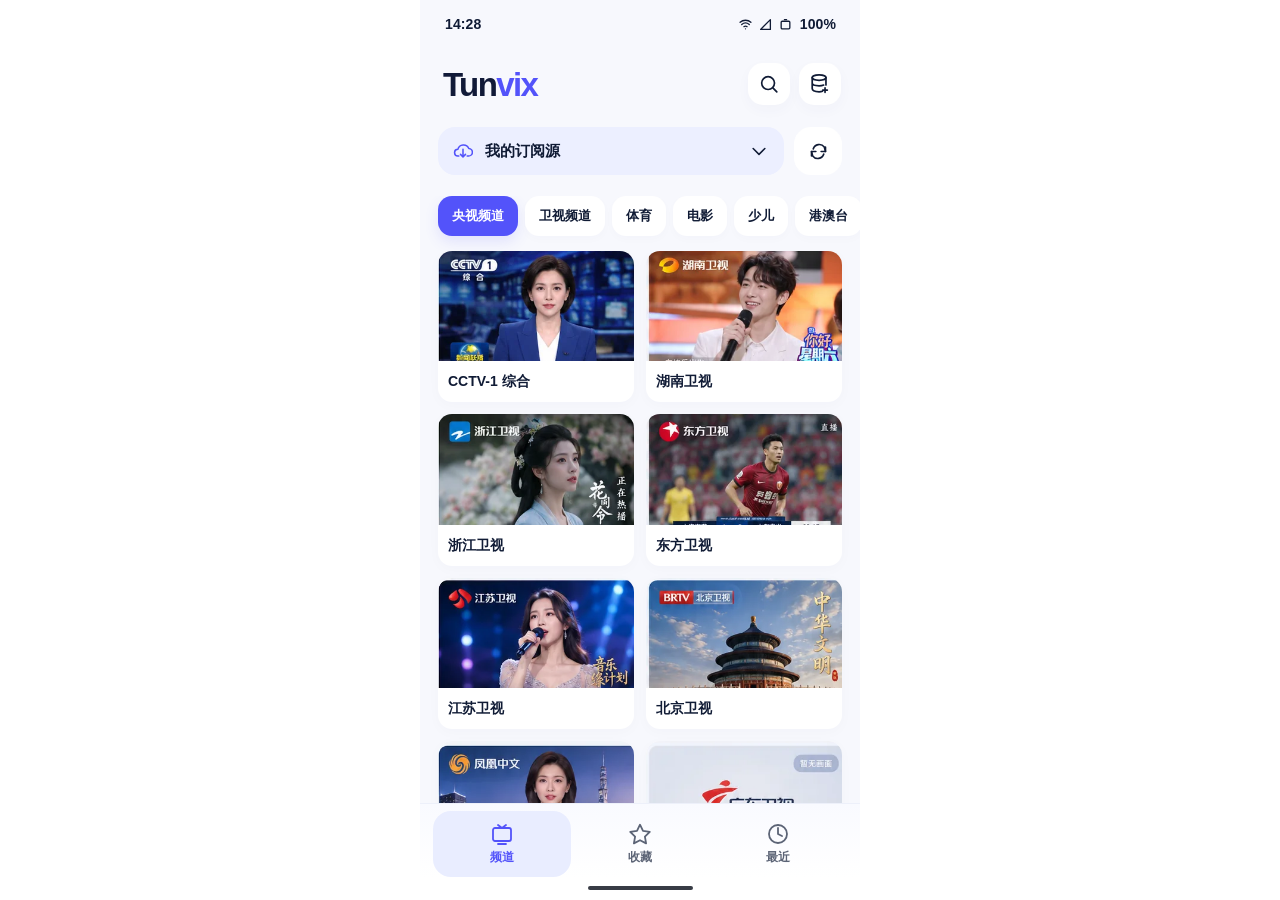
<file: Tunvix 完整界面设计稿.html>
<!doctype html>
<html lang="zh-CN">
<head>
<meta charset="UTF-8" />
<meta name="viewport" content="width=device-width, initial-scale=1, viewport-fit=cover, maximum-scale=1" />
<meta name="theme-color" content="#f7f8fd" />
<title>Tunvix · 完整界面设计稿</title>
<style>
:root{--ink:#101b35;--muted:#8a94aa;--sub:#606c85;--primary:#5353fa;--primary2:#7477ff;--light:#eef0ff;--bg:#f7f8fd;--card:#fff;--border:#eef0f6;--danger:#f04e68;--radius:18px;--safe:env(safe-area-inset-bottom,0px)}
*{box-sizing:border-box;-webkit-tap-highlight-color:transparent}html,body{margin:0;min-height:100%;font-family:Inter,"MiSans","PingFang SC","Microsoft YaHei",Arial,sans-serif;color:var(--ink);background:white}button,input,textarea,select{font:inherit}button{border:0;background:none;color:inherit;cursor:pointer}input,textarea,select{outline:none}#app{width:100%;max-width:440px;height:100dvh;min-height:540px;margin:auto;position:relative;overflow:hidden;background:var(--bg);display:flex;flex-direction:column;isolation:isolate}#symbols{position:absolute;width:0;height:0;overflow:hidden}.icon{display:inline-block;width:20px;height:20px;fill:none;stroke:currentColor;stroke-width:1.85;stroke-linecap:round;stroke-linejoin:round;flex-shrink:0;vertical-align:middle}.status{height:41px;min-height:41px;display:flex;align-items:center;justify-content:space-between;padding:7px 24px 0 25px;font-size:14px;font-weight:650;letter-spacing:.1px;background:transparent;z-index:3}.status.status-dark{background:#0e1424;color:white}.status-right{display:flex;align-items:center;gap:7px}.status-right .icon{width:13px;height:13px;stroke-width:2.4}.screen{flex:1;min-height:0;display:flex;flex-direction:column;overflow:hidden}.gesture{height:22px;min-height:22px;display:flex;align-items:center;justify-content:center;background:#fff;padding-bottom:2px}.gesture>span{width:105px;height:4px;border-radius:10px;background:#383c45}.gesture.dark{background:#0e1424}.gesture.dark>span{background:#f3f4f9}.scroll{overflow-y:auto;overflow-x:hidden;overscroll-behavior:contain;scrollbar-width:none;flex:1;min-height:0}.scroll::-webkit-scrollbar{display:none}.pad{padding-left:18px;padding-right:18px}.topbar{height:86px;min-height:86px;display:flex;align-items:center;justify-content:space-between;padding:0 19px 0 23px}.wordmark{font-size:33px;font-weight:820;letter-spacing:-1.6px;color:#111a38;line-height:1;display:inline-block}.wordmark b{color:var(--primary);font-weight:850}.top-actions{display:flex;gap:9px}.iconbtn{height:42px;width:42px;display:inline-flex;align-items:center;justify-content:center;background:#fff;border-radius:15px;box-shadow:0 5px 14px rgba(60,70,130,.03)}.iconbtn .icon{width:22px;height:22px}.source-line{display:flex;gap:10px;padding:0 18px 21px}.source-current{display:flex;align-items:center;flex:1;gap:12px;min-width:0;border-radius:17px;background:#ecefff;padding:0 15px;height:48px;text-align:left}.source-current .cloud{color:var(--primary)}.source-current .name{flex:1;overflow:hidden;text-overflow:ellipsis;white-space:nowrap;font-weight:700;font-size:15px}.source-refresh{height:48px;width:48px;min-width:48px;border-radius:17px;background:#fff;display:grid;place-items:center}.source-refresh .icon{width:21px;height:21px}.group-strip{display:flex;gap:7px;padding:0 18px 15px;overflow-x:auto;scrollbar-width:none;flex-shrink:0}.group-strip::-webkit-scrollbar{display:none}.group-chip{white-space:nowrap;padding:11px 14px;border-radius:14px;background:white;font-size:13px;font-weight:680;box-shadow:0 3px 10px rgba(28,46,89,.018)}.group-chip.active{background:var(--primary);color:#fff;box-shadow:0 6px 14px rgba(83,83,250,.13)}.channel-grid{display:grid;grid-template-columns:repeat(2,minmax(0,1fr));gap:12px;padding:0 18px 18px}.channel-card{background:#fff;border-radius:14px;overflow:hidden;position:relative;box-shadow:0 3px 14px rgba(26,43,81,.022);min-width:0;user-select:none}.channel-pic{width:100%;aspect-ratio:16/9;object-fit:cover;display:block;background:#e7ebf6}.channel-placeholder{aspect-ratio:16/9;display:flex;justify-content:center;align-items:center;position:relative;background:linear-gradient(145deg,#e8ecfa,#f5f7fb);color:#7784aa}.channel-placeholder .icon{width:40px;height:40px;color:#8495c7}.channel-placeholder .placeholder-title{font-size:18px;font-weight:750;color:#53617e}.fallback-badge{position:absolute;top:9px;right:8px;padding:5px 8px;background:#fff9;border-radius:20px;font-size:10px;color:#6b7390}.channel-meta{min-height:40px;padding:10px 10px 11px;display:flex;flex-direction:column;justify-content:center;gap:3px}.channel-name{font-size:14px;font-weight:700;line-height:20px;overflow:hidden;white-space:nowrap;text-overflow:ellipsis}.channel-source{font-size:11px;color:var(--muted);overflow:hidden;text-overflow:ellipsis;white-space:nowrap}.bottom-nav{height:75px;min-height:75px;display:grid;grid-template-columns:repeat(3,1fr);background:linear-gradient(180deg,#f9faff,#fff);border-top:1px solid #edf0fa;padding:7px 13px 1px}.navitem{display:flex;flex-direction:column;justify-content:center;align-items:center;gap:3px;border-radius:18px;font-size:12px;color:#5c6476;font-weight:600}.navitem .icon{height:24px;width:24px;stroke-width:1.8}.navitem.selected{color:var(--primary);background:#e9edff}.page-header{height:69px;min-height:69px;padding:0 18px;display:flex;align-items:center;gap:10px}.page-header .title{font-size:20px;font-weight:800;flex:1;min-width:0;white-space:nowrap;overflow:hidden;text-overflow:ellipsis}.page-header .subtle{font-size:13px;color:var(--muted);font-weight:500}.backbtn{width:36px;height:39px;display:grid;place-items:center;margin-left:-5px}.backbtn .icon{width:23px;height:23px}.section-note{display:flex;align-items:center;justify-content:space-between;padding:0 20px 16px;color:#8993a7;font-size:12px}.section-note strong{color:var(--ink);font-size:13px}.page-desc{padding:0 20px 18px;color:var(--muted);font-size:13px;line-height:1.7}.empty-state{display:flex;align-items:center;justify-content:center;flex-direction:column;text-align:center;min-height:100%;padding:30px 40px}.empty-illustration{width:130px;height:130px;background:#edf0ff;border-radius:37px;display:grid;place-items:center;position:relative;margin-bottom:24px;color:#7172ee}.empty-illustration:before{content:"";position:absolute;inset:13px;border:2px dashed #d8ddff;border-radius:29px}.empty-illustration .icon{width:57px;height:57px;stroke-width:1.35}.empty-state h3{font-size:20px;margin:0 0 11px;font-weight:800}.empty-state p{font-size:13px;line-height:1.85;color:#8a96ad;margin:0 0 26px;max-width:270px}.primary{background:var(--primary);color:white;border-radius:16px;height:49px;padding:0 22px;display:inline-flex;align-items:center;justify-content:center;gap:9px;font-weight:720;font-size:15px;box-shadow:0 9px 20px rgba(83,83,250,.15)}.primary:active,.iconbtn:active,.source-current:active,.channel-card:active,.group-chip:active{transform:scale(.985)}.primary .icon{width:19px;height:19px}.secondary{border:1px solid #e0e4f0;background:white;color:#4c5570;border-radius:15px;height:46px;padding:0 20px;font-size:14px;font-weight:690;display:inline-flex;align-items:center;justify-content:center;gap:8px}.danger{color:var(--danger)!important}.fixed-action{padding:12px 18px 18px;background:linear-gradient(180deg,#f7f8fd,#f7f8fd);flex-shrink:0}.fixed-action .primary{width:100%}.sheet-item,.list-card{display:flex;align-items:center;gap:12px;background:white;border:1px solid #f2f3f8;border-radius:18px;padding:14px 14px;margin:0 18px 11px;min-height:77px}.list-card .list-icon,.sheet-item .list-icon{display:grid;place-items:center;border-radius:14px;background:#eff1ff;color:var(--primary);height:44px;width:44px;flex-shrink:0}.list-icon .icon{height:21px;width:21px}.list-main{flex:1;min-width:0}.list-title{font-size:14px;font-weight:730;line-height:1.5}.list-sub{font-size:12px;color:var(--muted);line-height:1.8;overflow:hidden;text-overflow:ellipsis;white-space:nowrap}.pill{display:inline-flex;align-items:center;padding:4px 8px;border-radius:8px;font-size:10px;color:var(--primary);background:#eff0ff;font-weight:700;margin-left:5px;vertical-align:middle}.pill.green{background:#e7f8f0;color:#2caa75}.list-end{display:flex;align-items:center;gap:6px}.tinybtn{height:33px;width:33px;border-radius:10px;display:grid;place-items:center;color:#747f97}.tinybtn:active{background:#f3f4fc}.tinybtn .icon{width:17px;height:17px}.source-list{padding-top:5px}.source-list .list-card{min-height:92px}.add-type{display:flex;align-items:center;gap:16px;background:white;border-radius:20px;padding:20px 17px;margin:0 18px 12px;border:1px solid #f0f1f7;text-align:left;width:calc(100% - 36px);box-shadow:0 4px 14px #13255306}.add-type .add-icon{width:54px;height:54px;border-radius:17px;display:grid;place-items:center;background:#eff1ff;color:var(--primary)}.add-type .add-icon.green{background:#e9f9f5;color:#16a88b}.add-type .add-icon.orange{background:#fff3e7;color:#ef9c43}.add-type .add-icon .icon{width:25px;height:25px}.add-type .at-title{font-weight:800;font-size:16px}.add-type .at-sub{font-size:12px;color:var(--muted);margin-top:5px;line-height:1.65}.add-type .arrow{margin-left:auto;color:#b2bacb}.form-scroller{padding:4px 18px 26px}.field{margin-bottom:22px}.field label{display:block;font-size:13px;font-weight:750;margin-bottom:10px}.field label em{font-style:normal;color:var(--danger);margin-left:3px}.inputbox{width:100%;height:51px;border:1px solid #e7eaf4;background:#fff;border-radius:14px;padding:0 14px;color:var(--ink);font-size:14px;transition:border-color .15s}.inputbox:focus,textarea:focus{border-color:#8588ff}.inputbox::placeholder,textarea::placeholder{color:#b0b8c9}.textarea{resize:vertical;min-height:100px;padding:14px;line-height:1.65;word-break:break-all}.helper{font-size:11px;line-height:1.75;color:#9aa4b8;margin-top:8px}.field-select{height:51px;border-radius:14px;border:1px solid #e7eaf4;background:#fff;display:flex;align-items:center;padding:0 14px;gap:12px;text-align:left;width:100%;font-size:14px}.field-select span{flex:1}.upload-box{height:185px;border:1.5px dashed #cfd4f5;border-radius:20px;background:#f0f2ff;display:flex;flex-direction:column;align-items:center;justify-content:center;gap:10px;color:#6268c8;margin-bottom:21px}.upload-box .icon{height:37px;width:37px}.upload-box .upload-sub{font-size:11px;color:#9ca6bc}.preview-select{display:flex;gap:11px;padding:13px;background:white;border-radius:16px;align-items:center;border:1px solid var(--border);margin-bottom:17px}.preview-select .icon{color:var(--primary);height:25px;width:25px}.preview-select .txt{flex:1;font-size:13px;font-weight:750}.form-hint{display:flex;gap:11px;align-items:flex-start;border-radius:15px;padding:12px;background:#f0f2ff;color:#626f97;font-size:12px;line-height:1.7}.form-hint .icon{width:18px;height:18px;flex-shrink:0;color:var(--primary)}.result-center{display:flex;align-items:center;flex-direction:column;padding:32px 22px 14px;text-align:center}.result-circle{width:98px;height:98px;background:#e8f7f1;border-radius:50%;display:grid;place-items:center;color:#28b586;margin-bottom:20px}.result-circle .icon{height:49px;width:49px;stroke-width:2}.result-center h2{font-size:22px;margin:0 0 10px}.result-center p{font-size:13px;color:var(--muted);line-height:1.7;margin:0}.statline{display:flex;gap:12px;margin:22px 18px}.statbox{background:#fff;border-radius:18px;flex:1;text-align:center;padding:20px 8px}.statbox strong{display:block;font-size:29px;letter-spacing:-1px}.statbox span{font-size:12px;color:var(--muted);display:block;margin-top:7px}.notice{margin:2px 18px 16px;background:#fff8ea;border-radius:13px;padding:13px;color:#a57c31;font-size:12px;line-height:1.7;display:flex;gap:9px}.setting-title{font-size:12px;font-weight:800;color:#9aa3b6;padding:16px 22px 11px}.settings-box{background:#fff;border-radius:18px;overflow:hidden;margin:0 18px 10px}.setting-row{display:flex;align-items:center;gap:12px;padding:16px 14px;min-height:62px;border-bottom:1px solid #f4f5fa}.setting-row:last-child{border:0}.setting-ico{color:var(--primary);width:25px;display:grid;place-items:center}.setting-ico .icon{width:20px;height:20px}.setting-row .setting-main{flex:1}.setting-row .setting-name{font-size:14px;font-weight:720}.setting-row .setting-note{font-size:11px;color:#9ba6b6;margin-top:5px}.setting-value{color:var(--muted);font-size:12px}.toggle{height:27px;width:46px;border-radius:30px;background:#d9ddea;padding:3px;transition:background .16s;display:flex;align-items:center;justify-content:flex-start}.toggle>span{height:21px;width:21px;border-radius:50%;background:white;box-shadow:0 2px 4px #0002}.toggle.on{background:var(--primary);justify-content:flex-end}.player-screen{background:#f8f9ff}.player-top{background:#0e1424;color:#fff}.player-header{height:62px;display:flex;align-items:center;padding:0 14px;gap:8px}.player-header .title{font-size:15px;font-weight:750;flex:1;overflow:hidden;text-overflow:ellipsis;white-space:nowrap}.player-header .favorite{color:#fff}.player-header .favorite.on{color:#aaabff}.player-video{aspect-ratio:16/9;background:#05070e;position:relative;overflow:hidden}.player-video>img{width:100%;height:100%;object-fit:contain;opacity:.75}.video-shade{position:absolute;inset:0;background:linear-gradient(180deg,#0003,#0000 45%,#0009)}.video-live{position:absolute;top:13px;left:16px;color:#fff;font-size:10px;display:flex;align-items:center;gap:6px;background:#0008;border-radius:6px;padding:5px 8px}.live-dot{height:6px;width:6px;background:#ff5572;border-radius:50%}.video-controls{position:absolute;bottom:13px;right:13px;left:13px;display:flex;align-items:center;justify-content:space-between;color:#fff}.video-ctl{height:35px;width:35px;border-radius:10px;background:#0007;display:grid;place-items:center}.video-ctl .icon{height:19px;width:19px}.player-tabs{display:flex;gap:6px;padding:13px 17px 11px;background:#fff;border-radius:22px 22px 0 0;margin-top:-1px}.player-tab{flex:1;border-radius:13px;height:40px;font-size:14px;font-weight:730;color:#8d97ae}.player-tab.active{background:#eef0ff;color:var(--primary)}.player-scroll{background:#fff;flex:1;min-height:0;overflow-y:auto;scrollbar-width:none}.panel-head{display:flex;align-items:center;justify-content:space-between;padding:12px 18px 14px;color:#8b96ac;font-size:12px}.panel-head strong{font-size:14px;color:#17203d}.panel-groups{display:flex;gap:8px;overflow-x:auto;scrollbar-width:none;padding:3px 18px 15px}.panel-groups button{font-size:12px;background:#f2f4fb;color:#6b7690;border-radius:11px;white-space:nowrap;padding:9px 12px}.panel-groups button.active{background:#eceeff;color:var(--primary);font-weight:750}.channel-row{margin:0 18px 8px;width:calc(100% - 36px);min-height:53px;display:flex;align-items:center;text-align:left;padding:0 14px;border-radius:13px;background:#f7f8fc;gap:10px;font-size:13px;color:#293651}.channel-row .num{font-size:11px;color:#9aa4b8;width:17px}.channel-row .ch-title{flex:1;font-weight:690;overflow:hidden;text-overflow:ellipsis;white-space:nowrap}.channel-row.active{background:#eef0ff;color:var(--primary)}.channel-row.active .num{color:var(--primary)}.channel-row .icon{height:16px;width:16px}.remote-wrap{padding:20px 18px 40px}.remote-section-label{color:#8b94a8;font-weight:720;font-size:12px;margin-bottom:14px}.remote-skip{display:grid;grid-template-columns:1fr 1fr;gap:12px;margin-bottom:28px}.remote-skip button{background:#f0f2ff;min-height:133px;border-radius:19px;display:flex;align-items:center;flex-direction:column;justify-content:center;gap:10px;color:var(--primary)}.remote-skip .icon{height:29px;width:29px}.remote-skip span{font-size:15px;font-weight:750}.volume-board{background:#f7f8fd;border-radius:20px;padding:20px 16px}.volume-head{display:flex;justify-content:space-between;margin-bottom:21px;font-size:13px;font-weight:750}.volume-head b{color:var(--primary);font-size:20px}.vol-controls{display:flex;align-items:center;gap:11px}.vol-controls button{width:40px;height:40px;flex-shrink:0;background:#fff;border-radius:12px;color:#656de1;display:grid;place-items:center}.vol-controls input{width:100%;accent-color:var(--primary);height:6px}.remote-footer{margin-top:20px;color:#a0aabe;font-size:11px;line-height:1.8;text-align:center}.video-state{position:absolute;inset:0;background:rgba(8,12,23,.84);display:flex;align-items:center;justify-content:center;flex-direction:column;color:white;padding:24px;text-align:center}.video-state .icon{width:31px;height:31px;margin-bottom:15px}.video-state strong{font-size:16px}.video-state p{font-size:12px;color:#b8c0d1;line-height:1.8}.video-state .actions{display:flex;gap:10px;margin-top:10px}.video-state .actions button{font-size:12px;color:#fff;border:1px solid #5f6980;padding:9px 14px;border-radius:10px}.video-state .actions button:first-child{background:var(--primary);border-color:var(--primary)}.spin{animation:spinning .9s linear infinite}@keyframes spinning{to{transform:rotate(360deg)}}.scrim{position:absolute;inset:0;background:rgba(11,18,37,.36);z-index:50;display:flex;align-items:flex-end}.sheet{background:#fff;border-radius:25px 25px 0 0;width:100%;max-height:86%;overflow-y:auto;padding:9px 0 24px;box-shadow:0 -12px 60px #0d163226;animation:up .22s ease-out}@keyframes up{from{transform:translateY(20px);opacity:.5}to{transform:translateY(0);opacity:1}}.handle{width:37px;height:4px;background:#e3e6ef;border-radius:6px;margin:1px auto 18px}.sheet-heading{font-size:17px;font-weight:800;padding:0 22px 15px}.sheet-small{color:#8d96aa;font-size:12px;margin:0 22px 16px}.sheet-entry{min-height:57px;width:100%;display:flex;align-items:center;gap:13px;padding:0 22px;text-align:left}.sheet-entry .icon{width:21px;height:21px;color:#66718e}.sheet-entry>span{font-size:14px;font-weight:650;flex:1}.sheet-entry .check{color:var(--primary)}.sheet-entry:active{background:#f6f7fe}.sheet-divider{height:1px;margin:11px 18px;background:#f0f1f7}.dialog-wrap{position:absolute;inset:0;z-index:60;background:#101b3569;display:grid;place-items:center;padding:30px}.dialog{width:100%;background:#fff;border-radius:23px;padding:24px;max-width:350px;box-shadow:0 22px 60px #0b122422;animation:up .2s}.dialog-symbol{width:54px;height:54px;display:grid;place-items:center;border-radius:16px;background:#fff0f2;color:var(--danger);margin-bottom:15px}.dialog-symbol.blue{color:var(--primary);background:#efefff}.dialog-symbol .icon{width:28px;height:28px}.dialog h3{font-size:18px;margin:0 0 10px}.dialog p{font-size:13px;line-height:1.8;color:#748099;margin:0 0 23px}.dialog-actions{display:grid;grid-template-columns:1fr 1fr;gap:10px}.dialog-actions button{height:45px;border-radius:13px;background:#f0f2f8;color:#55617a;font-weight:730;font-size:14px}.dialog-actions button.accept{background:var(--primary);color:white}.dialog-actions button.accept.delete{background:var(--danger)}.landscape-overlay{position:absolute;z-index:75;inset:0;background:#06070c;color:white;overflow:hidden}.landscape-body{width:100%;height:100%;display:flex;align-items:center;justify-content:center;position:relative;background:#05070c}.landscape-body img{width:100%;height:100%;object-fit:contain}.ls-gradient{position:absolute;inset:0;background:linear-gradient(180deg,#0009,transparent 35%,transparent 65%,#000a)}.ls-top,.ls-bottom{position:absolute;left:22px;right:22px;display:flex;align-items:center;gap:15px}.ls-top{top:20px}.ls-bottom{bottom:22px;justify-content:space-between}.ls-top .ls-name{flex:1;font-weight:750;font-size:16px}.ls-circle{border-radius:13px;width:41px;height:41px;display:grid;place-items:center;background:#0008;color:#fff}.ls-actions{display:flex;align-items:center;gap:12px}.ls-actions .ls-circle{width:45px;height:45px}.ls-volume{display:flex;align-items:center;gap:8px}.ls-volume input{width:90px;accent-color:#9797ff}.design-index{position:absolute;inset:0;z-index:100;display:flex;flex-direction:column;background:#f6f8fd}.design-index-header{padding:20px;display:flex;justify-content:space-between;align-items:center;background:#fff}.design-index-title{font-size:20px;font-weight:800}.index-list{overflow:auto;padding:16px}.index-category{font-size:11px;font-weight:800;color:#9aa4bb;margin:17px 0 10px}.index-button{display:flex;justify-content:space-between;align-items:center;width:100%;background:#fff;border-radius:13px;text-align:left;padding:13px 15px;margin-bottom:7px;font-size:13px;font-weight:660}.index-button .icon{color:#a8b0c1;width:16px;height:16px}.toast{position:absolute;bottom:112px;left:50%;transform:translateX(-50%);border-radius:14px;background:#222e49;color:white;font-size:12px;white-space:nowrap;padding:12px 17px;z-index:85;box-shadow:0 10px 30px #17234730;max-width:90%;text-overflow:ellipsis;overflow:hidden}.search-head{height:86px;display:flex;align-items:center;gap:11px;padding:0 18px}.search-box{height:46px;background:#fff;border:1px solid #e9ecf6;border-radius:14px;flex:1;display:flex;align-items:center;gap:8px;padding:0 12px;color:#8790a6}.search-box input{border:0;outline:0;font-size:14px;min-width:0;flex:1}.search-cancel{color:var(--primary);font-size:14px;font-weight:750}.search-empty{padding:58px 24px;text-align:center;color:#8993ab}.search-empty .icon{height:50px;width:50px;color:#b2b9d6;margin-bottom:13px}.search-empty strong{display:block;font-size:15px;color:#4a5772}.search-empty p{font-size:12px;line-height:1.7}.search-empty button{color:var(--primary);font-weight:750;font-size:13px;margin-top:9px}.source-badge{padding:3px 8px;background:#f3f4fc;border-radius:6px;color:#6e7892;font-size:10px}.about-card{display:flex;align-items:center;flex-direction:column;padding:32px 0 25px}.about-logo{width:70px;height:70px;background:var(--primary);border-radius:22px;display:grid;place-items:center;color:#fff;font-weight:850;font-size:43px;margin-bottom:14px}.about-card strong{font-size:20px}.about-card span{font-size:12px;color:var(--muted);margin-top:7px}.tiny-loading{height:16px;width:16px;border:2px solid #c8ccff;border-top-color:var(--primary);border-radius:100%;animation:spinning .9s linear infinite}.rowtitle{font-size:13px;font-weight:760;color:#1d2946;padding:9px 20px 13px}.dot-success{width:7px;height:7px;display:inline-block;background:#38ba8b;border-radius:50%;margin-right:4px}
@media (max-width:365px){.group-chip{font-size:12px;padding:10px 11px}.channel-grid{gap:9px;padding:0 12px 12px}.channel-name{font-size:13px}.topbar{padding-left:17px}.wordmark{font-size:30px}.source-line{padding-left:12px;padding-right:12px}.group-strip{padding-left:12px}.navitem{font-size:11px}}@media (min-width:650px){#app{height:min(100dvh,950px)}}@media(orientation:portrait){.landscape-body{width:100dvh;height:100vw;position:absolute;top:0;left:100%;transform-origin:top left;transform:rotate(90deg)}}
</style>
</head>
<body>
<svg id="symbols" xmlns="http://www.w3.org/2000/svg" aria-hidden="true"><defs>
<symbol id="i-search" viewBox="0 0 24 24"><circle cx="11" cy="11" r="7"/><path d="m16.5 16.5 4 4"/></symbol>
<symbol id="i-database" viewBox="0 0 24 24"><ellipse cx="11" cy="5" rx="7.5" ry="3"/><path d="M3.5 5v12c0 2 3.3 3.5 7.5 3.5 1.7 0 2.7-.2 3.7-.6M18.5 5v8M3.5 11c0 1.7 3.4 3 7.5 3 2 0 3.7-.3 5-.9"/><path d="M17.5 16.1v5m-2.5-2.5h5"/></symbol>
<symbol id="i-refresh" viewBox="0 0 24 24"><path d="M20 7v5h-5M4 17v-5h5"/><path d="M6 9a7.2 7.2 0 0 1 12.6-2.1L20 12M4 12l1.4 5.1A7.2 7.2 0 0 0 18 15"/></symbol>
<symbol id="i-chevron-down" viewBox="0 0 24 24"><path d="m5 9 7 7 7-7"/></symbol>
<symbol id="i-chevron-right" viewBox="0 0 24 24"><path d="m9 5 7 7-7 7"/></symbol>
<symbol id="i-chevron-left" viewBox="0 0 24 24"><path d="m15 5-7 7 7 7"/></symbol>
<symbol id="i-plus" viewBox="0 0 24 24"><path d="M12 4v16M4 12h16"/></symbol>
<symbol id="i-x" viewBox="0 0 24 24"><path d="m5 5 14 14M19 5 5 19"/></symbol>
<symbol id="i-check" viewBox="0 0 24 24"><path d="m5 12 5 5L20 7"/></symbol>
<symbol id="i-star" viewBox="0 0 24 24"><path d="m12 2.7 3 6.1 6.8 1-4.9 4.8 1.2 6.8-6.1-3.2-6.1 3.2 1.2-6.8-4.9-4.8 6.8-1z"/></symbol>
<symbol id="i-clock" viewBox="0 0 24 24"><circle cx="12" cy="12" r="9"/><path d="M12 6v6l4 2"/></symbol>
<symbol id="i-tv" viewBox="0 0 24 24"><rect x="3" y="6" width="18" height="13" rx="2"/><path d="m8 3 4 3 4-3M8 22h8"/></symbol>
<symbol id="i-gear" viewBox="0 0 24 24"><circle cx="12" cy="12" r="3"/><path d="m10 2-.5 2.4-2 .9L5.4 4l-2.7 3 1.2 2.1-.7 2.1L1 12l1.7 3.7 2.3.1 1.4 1.8-.4 2.4L10 22l1.7-1.8 2.2-.1L15.6 22l3.7-2-.4-2.3 1.4-1.8 2.3-.2L24 12l-2.2-.8-.7-2.1L22.3 7l-2.7-3-2.1 1.3-2-.9L15 2z" transform="translate(1.2 0) scale(.9 1)"/></symbol>
<symbol id="i-cloud" viewBox="0 0 24 24"><path d="M7 18H6a4 4 0 0 1-.2-8A7 7 0 0 1 19 9a4.5 4.5 0 0 1-.5 9H17"/><path d="M12 10v9m-3-3 3 3 3-3"/></symbol>
<symbol id="i-link" viewBox="0 0 24 24"><path d="M9 14a5 5 0 0 0 7 .1l3-3a5 5 0 0 0-7-7l-1.7 1.7M15 10a5 5 0 0 0-7-.1l-3 3a5 5 0 1 0 7 7l1.7-1.7"/></symbol>
<symbol id="i-file" viewBox="0 0 24 24"><path d="M5 2.5h9l5 5V21H5zM14 2.5V8h5M8 13h8M8 17h6"/></symbol>
<symbol id="i-pen" viewBox="0 0 24 24"><path d="m4 20 4.2-1 10-10a2.7 2.7 0 0 0-3.8-3.8l-10 10L4 20zM12.8 6.9l4.3 4.3"/></symbol>
<symbol id="i-trash" viewBox="0 0 24 24"><path d="M4 6h16M9 6V4h6v2m-9 0 1 15h10l1-15M10 10v7m4-7v7"/></symbol>
<symbol id="i-info" viewBox="0 0 24 24"><circle cx="12" cy="12" r="9"/><path d="M12 11v6M12 7.5v.3"/></symbol>
<symbol id="i-alert" viewBox="0 0 24 24"><circle cx="12" cy="12" r="9"/><path d="M12 7v6M12 17v.3"/></symbol>
<symbol id="i-upload" viewBox="0 0 24 24"><path d="M12 17V3m-5 5 5-5 5 5M4 15v5h16v-5"/></symbol>
<symbol id="i-arrow-right" viewBox="0 0 24 24"><path d="M4 12h16m-7-7 7 7-7 7"/></symbol>
<symbol id="i-play" viewBox="0 0 24 24"><path d="m8 4 12 8-12 8z"/></symbol>
<symbol id="i-pause" viewBox="0 0 24 24"><path d="M8 5v14M16 5v14" stroke-width="3"/></symbol>
<symbol id="i-maximize" viewBox="0 0 24 24"><path d="M8 3H3v5M16 3h5v5M3 16v5h5m13-5v5h-5"/></symbol>
<symbol id="i-minimize" viewBox="0 0 24 24"><path d="M3 8h5V3m13 5h-5V3M3 16h5v5m13-5h-5v5"/></symbol>
<symbol id="i-skip-prev" viewBox="0 0 24 24"><path d="M6 4v16M19 5l-11 7 11 7z"/></symbol>
<symbol id="i-skip-next" viewBox="0 0 24 24"><path d="M18 4v16M5 5l11 7-11 7z"/></symbol>
<symbol id="i-volume" viewBox="0 0 24 24"><path d="M4 9h4l5-4v14l-5-4H4zM17 9a5 5 0 0 1 0 6M19 6a9 9 0 0 1 0 12"/></symbol>
<symbol id="i-minus" viewBox="0 0 24 24"><path d="M4 12h16"/></symbol>
<symbol id="i-list" viewBox="0 0 24 24"><path d="M9 6h12M9 12h12M9 18h12M3 6h.1M3 12h.1M3 18h.1"/></symbol>
<symbol id="i-wifi" viewBox="0 0 24 24"><path d="M2 8a15 15 0 0 1 20 0M5 12a11 11 0 0 1 14 0M9 16a5 5 0 0 1 6 0M12 20h.01"/></symbol>
<symbol id="i-signal" viewBox="0 0 24 24"><path d="M3 21 21 3v18z"/></symbol>
<symbol id="i-battery" viewBox="0 0 24 24"><rect x="4" y="6" width="16" height="14" rx="2"/><path d="M10 3h4"/></symbol>
<symbol id="i-menu" viewBox="0 0 24 24"><path d="M4 6h16M4 12h16M4 18h16"/></symbol>
<symbol id="i-folder" viewBox="0 0 24 24"><path d="M2.5 6h7l2 2h10v12h-19z"/></symbol>
<symbol id="i-image" viewBox="0 0 24 24"><rect x="3" y="4" width="18" height="16" rx="2"/><circle cx="8.2" cy="9" r="1.4"/><path d="m4 17 5-5 4 3 3-4 5 6"/></symbol>
<symbol id="i-globe" viewBox="0 0 24 24"><circle cx="12" cy="12" r="9"/><path d="M3 12h18M12 3c-5 5-5 13 0 18M12 3c5 5 5 13 0 18"/></symbol>
<symbol id="i-vibrate" viewBox="0 0 24 24"><rect x="7" y="3" width="10" height="18" rx="2"/><path d="M3 8v8M21 8v8"/></symbol>
<symbol id="i-trash-2" viewBox="0 0 24 24"><path d="M5 7h14M9 7V4h6v3M7 7l1 13h8l1-13"/></symbol>
<symbol id="i-eye" viewBox="0 0 24 24"><path d="M2 12s4-7 10-7 10 7 10 7-4 7-10 7-10-7-10-7z"/><circle cx="12" cy="12" r="3"/></symbol>
</defs></svg>
<div id="app"></div>
<script>
const IMAGES={"c1":"[data-uri]","c2":"[data-uri]","c3":"[data-uri]","c4":"[data-uri]","c5":"[data-uri]","c6":"[data-uri]","c7":"[data-uri]","c8":"[data-uri]"};
const icon=(key,size=20,cl='')=>`<svg class="icon ${cl}" width="${size}" height="${size}" aria-hidden="true"><use href="#i-${key}"></use></svg>`;
const demoChannels=[
{id:'c1',name:'CCTV-1 综合',source:'我的订阅源',group:'央视频道',img:IMAGES.c1},
{id:'c2',name:'湖南卫视',source:'我的订阅源',group:'央视频道',img:IMAGES.c2},
{id:'c3',name:'浙江卫视',source:'我的订阅源',group:'央视频道',img:IMAGES.c3},
{id:'c4',name:'东方卫视',source:'我的订阅源',group:'央视频道',img:IMAGES.c4},
{id:'c5',name:'江苏卫视',source:'我的订阅源',group:'央视频道',img:IMAGES.c5},
{id:'c6',name:'北京卫视',source:'我的订阅源',group:'央视频道',img:IMAGES.c6},
{id:'c7',name:'凤凰中文',source:'我的订阅源',group:'央视频道',img:IMAGES.c7},
{id:'c8',name:'广东卫视',source:'我的订阅源',group:'央视频道',img:IMAGES.c8},
{id:'c9',name:'CCTV-5 体育',source:'我的订阅源',group:'体育',img:IMAGES.c4},
{id:'c10',name:'赛事直播',source:'体育精选',group:'体育',img:null,logo:'TV'},
{id:'c11',name:'电影频道',source:'我的订阅源',group:'电影',img:IMAGES.c3},
{id:'c12',name:'少儿动画',source:'我的订阅源',group:'少儿',img:null,logo:'台标'},
{id:'c13',name:'香港资讯',source:'我的订阅源',group:'港澳台',img:IMAGES.c7},
{id:'c14',name:'超清演示频道',source:'我的订阅源',group:'4K专区',img:null},
{id:'c15',name:'我的测试频道',source:'自建频道',group:'未分组',img:null,custom:true}
];
const sources=[{name:'我的订阅源',kind:'在线订阅',qty:12,refresh:true},{name:'体育精选',kind:'本地文件',qty:1,refresh:false},{name:'自建频道',kind:'手动创建',qty:1,refresh:false,fixed:true}];
const groups=['央视频道','卫视频道','体育','电影','少儿','港澳台','4K专区'];
const initial={view:'home',tab:'home',source:'我的订阅源',group:'央视频道',playerGroup:'央视频道',playerTab:'channels',channelId:'c1',favorites:['c1','c4','c7'],recents:['c2','c1','c5','c4'],searchOpen:false,searchText:'',overlay:null,volume:55,paused:false,playerStatus:'playing',vibrate:true,mobileReminder:true,importType:'subscribe',importStage:'ready',fileSelected:false,formName:'',formLink:'',formGroup:'未分组',currentEdit:false,showIndex:false,toast:'',demoEmptyHome:false,lastView:'home',showVideoControls:true,showFullControls:true};
let s={...initial};
const app=document.getElementById('app');
const ch=id=>demoChannels.find(x=>x.id===id)||demoChannels[0];
const esc=v=>String(v??'').replaceAll('&','&amp;').replaceAll('<','&lt;').replaceAll('>','&gt;').replaceAll('"','&quot;').replaceAll("'",'&#39;');
function statusbar(dark=false){return `<div class="status ${dark?'status-dark':''}"><span>14:28</span><span class="status-right">${icon('wifi')}${icon('signal')}${icon('battery')}<span style="margin-left:1px">100%</span></span></div>`;}
function gesture(dark=false){return `<div class="gesture ${dark?'dark':''}"><span></span></div>`}
function nav(){return `<nav class="bottom-nav">${[['home','tv','频道'],['favorites','star','收藏'],['recent','clock','最近']].map(([v,i,l])=>`<button class="navitem ${s.view===v?'selected':''}" data-act="go" data-view="${v}">${icon(i)}<span>${l}</span></button>`).join('')}</nav>`}
function header(title,back='home',right=''){return `<header class="page-header"><button class="backbtn" data-act="go" data-view="${back}" aria-label="返回">${icon('chevron-left')}</button><div class="title">${title}</div>${right}</header>`}
function screenshot(c){return c.img?`<img draggable="false" class="channel-pic" src="${c.img}" alt="${esc(c.name)}示例截图"/>`:`<div class="channel-placeholder">${c.logo?`<span class="placeholder-title">${esc(c.logo)}</span>`:icon('tv')}<span class="fallback-badge">暂无画面</span></div>`;}
function card(c,secondary=false){return `<article tabindex="0" role="button" aria-label="播放${esc(c.name)}，长按查看更多操作" data-channel="${c.id}" class="channel-card">${screenshot(c)}<div class="channel-meta"><div class="channel-name">${esc(c.name)}</div>${secondary?`<div class="channel-source">${esc(c.source)}</div>`:''}</div></article>`}
function grid(cs,secondary=false){return `<div class="channel-grid">${cs.map(c=>card(c,secondary)).join('')}</div>`}
function shownChannels(){let list=demoChannels.filter(c=>c.source===s.source); if(s.source==='我的订阅源' && s.group==='央视频道')list=list.filter(c=>['c1','c2','c3','c4','c5','c6','c7','c8'].includes(c.id));else if(s.group==='卫视频道')list=list.filter(c=>['c2','c3','c4','c5','c6','c8'].includes(c.id));else list=list.filter(c=>c.group===s.group);if(s.searchText)list=list.filter(c=>c.name.toLowerCase().includes(s.searchText.toLowerCase()));return list;}
function home(){const list=s.demoEmptyHome?[]:shownChannels(); const top=s.searchOpen?`<div class="search-head"><div class="search-box">${icon('search')}<input id="searchInput" autofocus autocomplete="off" placeholder="搜索频道" value="${esc(s.searchText)}" />${s.searchText?`<button data-act="clear-search" aria-label="清除搜索">${icon('x',17)}</button>`:''}</div><button class="search-cancel" data-act="exit-search">取消</button></div>`:`<div class="topbar"><div class="wordmark">Tun<b>vix</b></div><div class="top-actions"><button class="iconbtn" title="搜索" data-act="search">${icon('search')}</button><button class="iconbtn" title="直播源管理" data-act="go" data-view="sources">${icon('database')}</button></div></div>`;
return `<div class="screen">${top}<div class="source-line"><button class="source-current" data-act="overlay" data-kind="sourceswitch">${icon('cloud',20,'cloud')}<span class="name">${esc(s.source)}</span>${icon('chevron-down',17)}</button>${s.source==='我的订阅源'?`<button class="source-refresh" data-act="refresh" aria-label="刷新订阅">${icon('refresh',21)}</button>`:''}</div><div class="group-strip">${(s.source==='自建频道'?['未分组','我的频道']:groups).map(g=>`<button data-act="group" data-group="${g}" class="group-chip ${s.group===g?'active':''}">${g}</button>`).join('')}</div>${s.demoEmptyHome?`<div class="scroll">${empty('cloud','还没有直播源','添加自己的直播源，开始观看喜爱的频道','添加直播源','go','add')}</div>`:s.searchText && !list.length?`<div class="scroll">${searchEmpty()}</div>`:list.length?`<div class="scroll" id="homeGrid">${grid(list)}</div>`:`<div class="scroll">${empty('tv','暂无频道','此分组暂时没有频道，可以切换其他分组查看')}</div>`}${nav()}</div>`}
function empty(sym,title,desc,btn,act,view){return `<div class="empty-state"><div class="empty-illustration">${icon(sym)}</div><h3>${title}</h3><p>${desc}</p>${btn?`<button class="primary" data-act="${act}" ${view?`data-view="${view}"`:''}>${icon('plus')}${btn}</button>`:''}</div>`}
function searchEmpty(){return `<div class="search-empty">${icon('search')}<strong>没有找到相关频道</strong><p>换个关键词试试，或清除当前搜索条件</p><button data-act="clear-search">清除搜索</button></div>`}
function collection(which){const fav=which==='favorites';const ids=fav?s.favorites:s.recents;const cards=ids.map(ch);return `<div class="screen">${header(fav?'我的收藏':'最近观看','home',`<span class="subtle">${ids.length} 个频道</span>`)}${ids.length?`<div class="section-note"><span>${fav?'收藏的频道会汇总在这里':'按最近观看时间排列'}</span>${!fav?`<button data-act="confirm-clear-history" style="color:var(--primary);font-weight:700">清空记录</button>`:''}</div><div class="scroll">${grid(cards,true)}</div>`:`<div class="scroll">${empty(fav?'star':'clock',fav?'暂无收藏':'暂无观看记录',fav?'看到喜欢的频道，点亮星标就能在这里快速找到。':'看过的频道会自动出现在这里，方便下次继续观看。','浏览频道','go','home')}</div>`}${nav()}</div>`}
function channelPanel(){const current=ch(s.channelId);const currSource=current.source;const cs=demoChannels.filter(x=>x.source===currSource&&(s.playerGroup==='央视频道'?['c1','c2','c3','c4','c5','c6','c7','c8'].includes(x.id):s.playerGroup==='卫视频道'?['c2','c3','c4','c5','c6','c8'].includes(x.id):x.group===s.playerGroup || currSource==='自建频道'));return `<div class="panel-head"><strong>频道列表</strong><span>${cs.length} 个频道</span></div><div class="panel-groups">${(currSource==='自建频道'?['未分组']:groups).map(g=>`<button data-act="player-group" data-group="${g}" class="${s.playerGroup===g?'active':''}">${g}</button>`).join('')}</div>${cs.map((c,i)=>`<button class="channel-row ${c.id===s.channelId?'active':''}" data-act="play" data-id="${c.id}"><span class="num">${String(i+1).padStart(2,'0')}</span><span class="ch-title">${c.name}</span>${c.id===s.channelId?icon('volume',16):''}</button>`).join('')||`<div class="page-desc">此分组暂无频道</div>`}`}
function remotePanel(){return `<div class="remote-wrap"><div class="remote-section-label">频道切换</div><div class="remote-skip"><button data-act="skip" data-delta="-1">${icon('skip-prev')}<span>上一台</span></button><button data-act="skip" data-delta="1">${icon('skip-next')}<span>下一台</span></button></div><div class="remote-section-label">媒体音量</div><div class="volume-board"><div class="volume-head"><span>当前音量</span><b id="volText">${s.volume}%</b></div><div class="vol-controls"><button aria-label="音量减" data-act="volstep" data-delta="-5">${icon('minus')}</button><input id="volumeSlider" type="range" min="0" max="100" value="${s.volume}" aria-label="媒体音量"/><button aria-label="音量加" data-act="volstep" data-delta="5">${icon('plus')}</button></div></div><div class="remote-footer">按照当前分组顺序切台，首尾循环<br/>音量与安卓设备媒体音量同步（设计演示）</div></div>`}
function videoState(){if(s.playerStatus==='playing')return '';const loading=s.playerStatus==='loading';const expired=s.playerStatus==='expired';return `<div class="video-state">${icon(loading?'refresh':'alert',31,loading?'spin':'')}<strong>${loading?'正在连接':expired?'播放地址可能已过期':'播放失败'}</strong><p>${loading?'正在尝试连接直播画面，请稍候…':expired?'请尝试刷新订阅后重新播放。':'当前频道暂时无法播放，请稍后重试。'}</p>${!loading?`<div class="actions"><button data-act="retry">${expired?'刷新订阅':'重试'}</button><button data-act="skip" data-delta="1">下一台</button></div>`:''}</div>`}
function player(){const c=ch(s.channelId);return `<div class="screen player-screen"><div class="player-top"><div class="player-header"><button class="backbtn" data-act="leave-player">${icon('chevron-left')}</button><span class="title">${c.name}</span><button class="iconbtn favorite ${s.favorites.includes(c.id)?'on':''}" style="background:#252d40;color:${s.favorites.includes(c.id)?'#9698ff':'#fff'};width:36px;height:36px" data-act="fav" data-id="${c.id}">${icon('star',19)}</button></div><div class="player-video">${c.img?`<img src="${c.img}" alt="静态播放设计示例" />`:`<div style="height:100%;display:grid;place-items:center;color:#66718e">${icon('tv',52)}</div>`}<div class="video-shade" data-act="toggle-controls"></div><div class="video-live"><span class="live-dot"></span>LIVE 直播</div><div class="video-controls" style="${s.showVideoControls?'':'display:none'}"><button class="video-ctl" data-act="pause">${icon(s.paused?'play':'pause')}</button><button class="video-ctl" data-act="fullscreen">${icon('maximize')}</button></div>${videoState()}</div></div><div class="player-tabs"><button class="player-tab ${s.playerTab==='channels'?'active':''}" data-act="panel" data-panel="channels">频道</button><button class="player-tab ${s.playerTab==='remote'?'active':''}" data-act="panel" data-panel="remote">遥控器</button></div><div class="player-scroll" id="playerContent">${s.playerTab==='channels'?channelPanel():remotePanel()}</div></div>`}
function sourcesView(){return `<div class="screen">${header('直播源管理','home',`<button class="iconbtn" title="设置" data-act="go" data-view="settings">${icon('gear')}</button>`)}<div class="page-desc">管理自己添加的订阅和本地频道</div><div class="scroll source-list">${sources.map(x=>`<div class="list-card"><div class="list-icon">${icon(x.fixed?'pen':x.refresh?'cloud':'file')}</div><div class="list-main"><div class="list-title">${x.name}${s.source===x.name?'<span class="pill">当前使用</span>':''}</div><div class="list-sub">${x.kind} · ${x.qty} 个频道</div></div><div class="list-end">${x.refresh?`<button class="tinybtn" title="刷新" data-act="refresh">${icon('refresh')}</button>`:''}${x.fixed?'':`<button class="tinybtn" title="编辑" data-act="edit-source" data-source="${x.name}">${icon('pen')}</button><button class="tinybtn" title="删除" data-act="delete-source" data-source="${x.name}">${icon('trash')}</button>`}</div></div>`).join('')}</div><div class="fixed-action"><button class="primary" data-act="go" data-view="add">${icon('plus')}添加直播源</button></div></div>`}
function editSourceView(){const x=sources.find(t=>t.name===s.editingSource)||sources[0];const local=!x.refresh;return `<div class="screen">${header(local?'重新导入文件':'编辑直播源','sources')}<div class="scroll"><div class="form-scroller"><div class="field"><label>直播源名称<em>*</em></label><input class="inputbox" id="formName" value="${esc(s.formName||x.name)}" placeholder="为直播源命名" /></div>${local?`<div class="field"><label>本地频道文件</label><button class="upload-box" data-act="select-file">${icon('upload')}<strong>${s.fileSelected?'已选择新文件':'重新选择文件'}</strong><span class="upload-sub">M3U / M3U8 / TXT</span></button><div class="helper">重新导入时更新此直播源的频道列表。</div></div>`:`<div class="field"><label>订阅链接<em>*</em></label><textarea class="inputbox textarea" id="formLink" placeholder="粘贴订阅地址">${esc(s.formLink)}</textarea><div class="helper">修改链接后可刷新订阅，更新其中的频道。</div></div>`}<div class="form-hint">${icon('info')}${local?'本地文件需要重新选择才能更新频道。':'编辑订阅源不会直接修改已导入的频道内容。'}</div></div></div><div class="fixed-action"><button class="primary" data-act="save-source">${icon('check')}保存修改</button></div></div>`}
function addChoice(){return `<div class="screen">${header('添加直播源','sources')}<div class="page-desc">选择一种方式，导入你自己的频道。</div><div class="scroll"><button class="add-type" data-act="go" data-view="subscribe"><div class="add-icon">${icon('link')}</div><div class="list-main"><div class="at-title">订阅链接</div><div class="at-sub">支持 M3U / M3U8 频道列表<br/>及兼容的 APTV 订阅</div></div>${icon('chevron-right',18,'arrow')}</button><button class="add-type" data-act="go" data-view="local"><div class="add-icon green">${icon('file')}</div><div class="list-main"><div class="at-title">本地文件</div><div class="at-sub">从设备选择 M3U、M3U8<br/>或 TXT 频道列表</div></div>${icon('chevron-right',18,'arrow')}</button><button class="add-type" data-act="go" data-view="manual"><div class="add-icon orange">${icon('pen')}</div><div class="list-main"><div class="at-title">手动添加频道</div><div class="at-sub">填写频道名称和播放链接<br/>保存到「自建频道」</div></div>${icon('chevron-right',18,'arrow')}</button></div></div>`}
function formView(type){const manual=type==='manual',local=type==='local';const edit=manual&&s.currentEdit;const title=manual?(edit?'编辑频道':'手动添加频道'):local?'本地文件导入':'订阅链接';const back=edit?'sources':'add';return `<div class="screen">${header(title,back)}<div class="scroll"><div class="form-scroller">${local?`<button class="upload-box" data-act="select-file">${icon('upload')}<strong>${s.fileSelected?'已选择文件':'选择本地文件'}</strong><span class="upload-sub">M3U / M3U8 / TXT</span></button>${s.fileSelected?`<div class="preview-select">${icon('file')}<span class="txt">我的频道列表.m3u</span><button data-act="select-file">${icon('refresh',17)}</button></div>`:''}`:''}<div class="field"><label>${manual?'频道名称':'直播源名称'}<em>*</em></label><input class="inputbox" id="formName" placeholder="${manual?'例如：我的高清频道':local?'例如：家庭电视列表':'例如：我的订阅源'}" value="${esc(s.formName||(local&&s.fileSelected?'我的频道列表':''))}" /></div><div class="field"><label>${manual?'播放链接':'订阅链接'}${!local?'<em>*</em>':''}</label>${local?`<div class="form-hint">${icon('info')}请先从安卓系统文件选择器中选择频道列表，文件内容将在本地解析。</div>`:manual?`<textarea id="formLink" class="inputbox textarea" placeholder="请输入以 https:// 或 http:// 开头的直接播放地址">${esc(s.formLink)}</textarea><div class="helper">支持常见的直播播放地址，长链接可自动换行。</div>`:`<textarea id="formLink" class="inputbox textarea" placeholder="粘贴 M3U / M3U8 或 APTV 订阅地址">${esc(s.formLink)}</textarea><div class="helper">重复导入时会提示刷新已有直播源，不会直接创建重复源。</div>`}</div>${manual?`<div class="field"><label>频道分组（可选）</label><button class="field-select" data-act="overlay" data-kind="groupselect"><span>${esc(s.formGroup)}</span>${icon('chevron-down',17)}</button><div class="helper">不选择时归入「未分组」，统一保存在「自建频道」。</div></div>`:''}</div></div><div class="fixed-action"><button class="primary" data-act="${manual?'save-channel':'parse'}">${icon(manual?'check':'arrow-right')}${manual?(edit?'保存修改':'保存频道'):'解析'+(local?'文件':'订阅')}</button></div></div>`}
function importResult(){return `<div class="screen">${header('导入结果','sources')}<div class="scroll"><div class="result-center"><div class="result-circle">${icon('check')}</div><h2>解析完成</h2><p>频道列表已成功识别<br/>确认后即可在首页查看</p></div><div class="statline"><div class="statbox"><strong style="color:var(--primary)">128</strong><span>有效频道</span></div><div class="statbox"><strong>12</strong><span>频道分组</span></div></div><div class="notice">${icon('info',17)}<span>其中 3 条内容无法识别，已自动跳过，不影响其他频道导入。</span></div><div class="list-card"><div class="list-icon">${icon('file')}</div><div class="list-main"><div class="list-title">${esc(s.formName||'我的新订阅')}</div><div class="list-sub">${s.importType==='local'?'本地文件':'在线订阅'} · 即将导入</div></div>${icon('check',18)}</div></div><div class="fixed-action"><button class="primary" data-act="confirm-import">${icon('check')}确认导入</button></div></div>`}
function settingsView(){return `<div class="screen">${header('设置','sources')}<div class="scroll"><div class="setting-title">播放与网络</div><div class="settings-box"><div class="setting-row"><div class="setting-ico">${icon('wifi')}</div><div class="setting-main"><div class="setting-name">移动网络播放提醒</div><div class="setting-note">使用移动网络播放前提示流量消耗</div></div><button class="toggle ${s.mobileReminder?'on':''}" data-act="toggle-reminder"><span></span></button></div><div class="setting-row"><div class="setting-ico">${icon('vibrate')}</div><div class="setting-main"><div class="setting-name">按键震动反馈</div><div class="setting-note">遥控器点击时提供轻微震动</div></div><button class="toggle ${s.vibrate?'on':''}" data-act="toggle-vibrate"><span></span></button></div></div><div class="setting-title">存储与记录</div><div class="settings-box"><button class="setting-row" style="width:100%;text-align:left" data-act="confirm-cache"><div class="setting-ico">${icon('image')}</div><div class="setting-main"><div class="setting-name">截图缓存</div><div class="setting-note">清理已保存的频道截图</div></div><span class="setting-value">38.6 MB</span>${icon('chevron-right',16)}</button><button class="setting-row" style="width:100%;text-align:left" data-act="confirm-clear-history"><div class="setting-ico">${icon('clock')}</div><div class="setting-main"><div class="setting-name">最近观看</div><div class="setting-note">清空全部观看记录</div></div>${icon('chevron-right',16)}</button></div><div class="setting-title">其他</div><div class="settings-box"><button class="setting-row" style="width:100%;text-align:left" data-act="go" data-view="about"><div class="setting-ico">${icon('info')}</div><div class="setting-main"><div class="setting-name">关于 Tunvix</div></div><span class="setting-value">v1.0.0</span>${icon('chevron-right',16)}</button></div></div></div>`}
function aboutView(){return `<div class="screen">${header('关于 Tunvix','settings')}<div class="scroll"><div class="about-card"><div class="about-logo">T</div><strong>Tunvix</strong><span>版本 1.0.0 · Android</span></div><div class="settings-box"><div class="setting-row"><div class="setting-ico">${icon('tv')}</div><div class="setting-main"><div class="setting-name">属于你的直播播放器</div><div class="setting-note">自行导入播放源 · 不内置任何直播频道</div></div></div><div class="setting-row"><div class="setting-ico">${icon('info')}</div><div class="setting-main"><div class="setting-name">兼容系统</div><div class="setting-note">Android 10 及以上</div></div></div></div></div></div>`}
function overlay(){if(!s.overlay)return '';const o=s.overlay; if(o.type==='sourceswitch')return `<div class="scrim" data-overlaybg="1"><div class="sheet"><div class="handle"></div><div class="sheet-heading">切换直播源</div><p class="sheet-small">选择要浏览的直播源</p>${sources.map(x=>`<button class="sheet-entry" data-act="choose-source" data-source="${x.name}">${icon(x.fixed?'pen':x.refresh?'cloud':'file')}<span>${x.name}<small style="display:block;color:#9aa4ba;margin-top:4px">${x.kind} · ${x.qty} 个频道</small></span>${x.name===s.source?icon('check',21,'check'):''}</button>`).join('')}<div class="sheet-divider"></div><button class="sheet-entry" style="color:var(--primary)" data-act="go" data-view="add">${icon('plus')}<span>添加直播源</span></button></div></div>`;
if(o.type==='channelmenu'){const c=ch(o.id);return `<div class="scrim" data-overlaybg="1"><div class="sheet"><div class="handle"></div><div class="sheet-heading">${esc(c.name)}</div><button class="sheet-entry" data-act="fav" data-id="${c.id}">${icon('star')}<span>${s.favorites.includes(c.id)?'取消收藏':'加入收藏'}</span></button>${c.custom?`<button class="sheet-entry" data-act="edit-channel" data-id="${c.id}">${icon('pen')}<span>编辑频道</span></button><button class="sheet-entry" data-act="delete-channel" data-id="${c.id}">${icon('trash')}<span class="danger">删除频道</span></button>`:''}${s.view==='recent'?`<button class="sheet-entry" data-act="remove-recent" data-id="${c.id}">${icon('x')}<span>移除观看记录</span></button>`:''}</div></div>`}
if(o.type==='groupselect'){return `<div class="scrim" data-overlaybg="1"><div class="sheet"><div class="handle"></div><div class="sheet-heading">选择频道分组</div>${['未分组','央视频道','体育','电影','新建分组'].map(g=>`<button class="sheet-entry" data-act="choose-group" data-group="${g}">${icon(g==='新建分组'?'plus':'folder')}<span>${g}</span>${s.formGroup===g?icon('check',20,'check'):''}</button>`).join('')}</div></div>`}
if(o.type==='dialog'){return `<div class="dialog-wrap" data-overlaybg="1"><div class="dialog"><div class="dialog-symbol ${o.danger?'':'blue'}">${icon(o.danger?'alert':'info')}</div><h3>${o.title}</h3><p>${o.message}</p><div class="dialog-actions"><button data-act="close-overlay">取消</button><button class="accept ${o.danger?'delete':''}" data-act="dialog-confirm">${o.confirm||'确定'}</button></div></div></div>`}
if(o.type==='network'){return `<div class="dialog-wrap"><div class="dialog"><div class="dialog-symbol blue">${icon('wifi')}</div><h3>当前正在使用移动网络</h3><p>直播视频可能消耗较多流量，是否继续播放？确认后不再提醒，可在设置中重新开启。</p><div class="dialog-actions"><button data-act="close-overlay">取消</button><button class="accept" data-act="network-confirm">继续播放</button></div></div></div>`}
if(o.type==='failure'){return `<div class="dialog-wrap"><div class="dialog"><div class="dialog-symbol blue">${icon('alert')}</div><h3>${o.title}</h3><p>${o.message}</p><div class="dialog-actions"><button data-act="close-overlay">返回</button><button class="accept" data-act="close-overlay">知道了</button></div></div></div>`}
return ''}
function landscape(){const c=ch(s.channelId);return `<div class="landscape-overlay"><div class="landscape-body" data-act="fulltap">${c.img?`<img src="${c.img}" alt="直播演示画面"/>`:''}<div class="ls-gradient"></div><div class="ls-top" style="${s.showFullControls?'':'display:none'}"><button class="ls-circle" data-act="fullscreen">${icon('minimize')}</button><span class="ls-name">${c.name}</span><span style="font-size:12px;display:flex;gap:7px;align-items:center"><span class="live-dot"></span>直播中</span></div><div class="ls-bottom" style="${s.showFullControls?'':'display:none'}"><div class="ls-actions"><button class="ls-circle" data-act="skip" data-delta="-1">${icon('skip-prev')}</button><button class="ls-circle" data-act="pause">${icon(s.paused?'play':'pause')}</button><button class="ls-circle" data-act="skip" data-delta="1">${icon('skip-next')}</button></div><div class="ls-volume"><button class="ls-circle" data-act="volstep" data-delta="-5">${icon('minus')}</button><input type="range" value="${s.volume}" min="0" max="100" id="landscapeVolume"/><button class="ls-circle" data-act="volstep" data-delta="5">${icon('plus')}</button></div></div></div></div>`}
const designGroups=[['基础页面',[['home','频道首页'],['favorites','收藏页'],['recent','最近观看'],['emptyHome','首次打开 / 无直播源'],['emptyFavorites','暂无收藏'],['emptyRecent','暂无观看记录'],['searchEmpty','无搜索结果']]],['播放体验',[['playerChannels','竖屏播放 / 频道'],['playerRemote','竖屏播放 / 遥控器'],['fullscreen','横屏全屏'],['loading','正在连接'],['playFailure','播放失败'],['expired','地址可能过期'],['network','移动网络确认']]],['直播源与导入',[['sourceSwitch','直播源切换弹层'],['sources','直播源管理'],['editSourceOnline','编辑在线直播源'],['editSourceLocal','重新导入本地文件'],['add','添加方式'],['subscribe','订阅链接导入'],['local','本地文件导入'],['manual','手动添加频道'],['importResult','导入结果'],['duplicate','重复链接提示'],['refreshFail','刷新失败'],['importFail','无法识别的文件'],['downloadFail','下载失败'],['addressMissing','地址不存在'],['accessDenied','服务器拒绝访问'],['editManual','编辑自建频道']]],['设置与弹层',[['settings','设置'],['about','关于 Tunvix'],['channelMenu','频道长按菜单'],['recentMenu','最近观看菜单'],['deleteSource','删除直播源确认'],['deleteChannel','删除频道确认']]]];
function index(){return `<div class="design-index"><div class="design-index-header"><div><div class="design-index-title">Tunvix 界面索引</div><div style="color:#9ba5ba;font-size:12px;margin-top:7px">设计预览入口 · 点击查看各页面</div></div><button class="iconbtn" data-act="toggle-index">${icon('x')}</button></div><div class="index-list">${designGroups.map(([title,items])=>`<div class="index-category">${title}</div>${items.map(([id,n])=>`<button class="index-button" data-act="preview" data-preview="${id}"><span>${n}</span>${icon('chevron-right')}</button>`).join('')}`).join('')}</div></div>`}
function render(){let html='';const dark=s.view==='player';switch(s.view){case 'home':html=home();break;case 'favorites':html=collection('favorites');break;case 'recent':html=collection('recent');break;case 'player':html=player();break;case 'sources':html=sourcesView();break;case 'editSource':html=editSourceView();break;case 'add':html=addChoice();break;case 'subscribe':case 'local':case 'manual':html=formView(s.view);break;case 'result':html=importResult();break;case 'settings':html=settingsView();break;case 'about':html=aboutView();break;default:html=home()}
app.innerHTML=statusbar(dark)+html+gesture(dark)+overlay()+(s.fullscreen?landscape():'')+(s.showIndex?index():'')+(s.toast?`<div class="toast">${s.toast}</div>`:'');if(s.searchOpen && s.view==='home' && document.activeElement?.id!=='searchInput' && s.focusSearch){const input=document.getElementById('searchInput');input?.focus();input?.setSelectionRange(input.value.length,input.value.length);s.focusSearch=false}}
function go(v){s.overlay=null;s.fullscreen=false;s.toast='';if(v==='home'){s.searchOpen=false;s.searchText='';s.demoEmptyHome=false};if(v==='subscribe'||v==='local'||v==='manual'){s.formName='';s.formLink='';s.formGroup='未分组';s.fileSelected=false;s.currentEdit=false;s.importType=v};s.view=v;render()}
function showToast(str){s.toast=str;render();setTimeout(()=>{if(s.toast===str){s.toast='';render()}},2100)}
function play(id){s.channelId=id;if(!s.recents.includes(id))s.recents.unshift(id);else{s.recents=s.recents.filter(x=>x!==id);s.recents.unshift(id)}s.playerGroup=ch(id).group;s.playerStatus='playing';s.paused=false;s.showVideoControls=true;s.view='player';s.overlay=null;render()}
function skip(delta){const cur=ch(s.channelId);let arr=demoChannels.filter(c=>c.source===cur.source && c.group===cur.group);if(cur.group==='央视频道' && cur.source==='我的订阅源')arr=demoChannels.filter(c=>c.source===cur.source&&['c1','c2','c3','c4','c5','c6','c7','c8'].includes(c.id));if(arr.length){const idx=arr.findIndex(x=>x.id===s.channelId);s.channelId=arr[(idx+delta+arr.length)%arr.length].id;s.playerGroup=ch(s.channelId).group;s.playerStatus='playing';s.recents=s.recents.filter(x=>x!==s.channelId);s.recents.unshift(s.channelId);render()}}
function openDialog(title,message,action,confirm='确定',danger=false,payload={}){s.overlay={type:'dialog',title,message,action,confirm,danger,...payload};render()}
function preview(id){s.showIndex=false;s.overlay=null;s.searchOpen=false;s.searchText='';s.demoEmptyHome=false;s.fullscreen=false;s.playerStatus='playing';s.source='我的订阅源';s.group='央视频道';s.formName='';s.formLink='';s.formGroup='未分组';s.fileSelected=false;s.currentEdit=false;s.favorites=s.favorites.length?s.favorites:['c1','c4','c7'];s.recents=s.recents.length?s.recents:['c2','c1','c5'];if(id==='emptyHome'){s.view='home';s.demoEmptyHome=true}else if(id==='emptyFavorites'){s.view='favorites';s.favorites=[]}else if(id==='emptyRecent'){s.view='recent';s.recents=[]}else if(id==='searchEmpty'){s.view='home';s.searchOpen=true;s.searchText='不存在的频道'}else if(['playerChannels','playerRemote','loading','playFailure','expired','fullscreen'].includes(id)){s.view='player';s.channelId='c1';s.playerTab=id==='playerRemote'?'remote':'channels';s.playerStatus=id==='loading'?'loading':id==='playFailure'?'failed':id==='expired'?'expired':'playing';if(id==='fullscreen')s.fullscreen=true}else if(id==='sourceSwitch'){s.view='home';s.overlay={type:'sourceswitch'}}else if(id==='network'){s.view='player';s.overlay={type:'network'}}else if(id==='duplicate'){s.view='subscribe';s.overlay={type:'failure',title:'该订阅已存在',message:'这个链接已添加。可以返回直播源管理页，刷新已有的订阅。'}}else if(id==='refreshFail'){s.view='home';s.overlay={type:'failure',title:'刷新失败',message:'暂时无法连接服务器，原有频道列表已保留。'}}else if(id==='importFail'){s.view='local';s.overlay={type:'failure',title:'无法识别此文件',message:'未找到有效的频道信息，请检查文件格式或尝试其他文件。'}}else if(id==='downloadFail'||id==='addressMissing'||id==='accessDenied'){const t={downloadFail:['下载失败','暂时无法下载此订阅，请检查网络后重试。'],addressMissing:['找不到此地址','请确认订阅链接是否正确，或联系直播源提供方。'],accessDenied:['无法访问此订阅','服务器拒绝了本次访问，请检查链接权限。']};s.view='subscribe';s.overlay={type:'failure',title:t[id][0],message:t[id][1]}}else if(id==='editSourceOnline'||id==='editSourceLocal'){const x=sources[id==='editSourceLocal'?1:0];s.view='editSource';s.editingSource=x.name;s.formName=x.name;s.formLink=x.refresh?'https://example.com/playlist.m3u':'';s.fileSelected=false}else if(id==='importResult'){s.view='result';s.importType='subscribe'}else if(id==='editManual'){s.view='manual';s.currentEdit=true;s.formName='我的测试频道';s.formLink='https://example.com/live.m3u8';s.formGroup='未分组'}else if(id==='channelMenu'){s.view='home';s.overlay={type:'channelmenu',id:'c15'};s.source='自建频道';s.group='未分组'}else if(id==='recentMenu'){s.view='recent';s.overlay={type:'channelmenu',id:'c2'}}else if(id==='deleteSource'){s.view='sources';s.overlay={type:'dialog',title:'删除直播源？',message:'删除后将同时移除该源的频道、截图缓存、收藏及观看记录，此操作无法撤销。',action:'delete-source',confirm:'删除直播源',danger:true}}else if(id==='deleteChannel'){s.view='manual';s.overlay={type:'dialog',title:'删除此频道？',message:'「我的测试频道」将从自建频道中移除，此操作无法撤销。',action:'delete-channel',confirm:'删除频道',danger:true}}else{s.view=id};render()}
function act(el){const a=el.dataset.act;if(!a)return;switch(a){case 'go':go(el.dataset.view);break;case 'search':s.searchOpen=true;s.focusSearch=true;render();break;case 'exit-search':s.searchOpen=false;s.searchText='';render();break;case 'clear-search':s.searchText='';s.focusSearch=true;render();break;case 'group':s.group=el.dataset.group;render();break;case 'overlay':s.overlay={type:el.dataset.kind};render();break;case 'choose-source':s.source=el.dataset.source;s.group=s.source==='自建频道'?'未分组':s.source==='体育精选'?'体育':'央视频道';s.overlay=null;s.view='home';render();break;case 'refresh':showToast('正在刷新订阅，原频道列表保持可用');break;case 'fav':{const id=el.dataset.id;s.favorites=s.favorites.includes(id)?s.favorites.filter(x=>x!==id):[id,...s.favorites];s.overlay=null;render();break}case 'play':play(el.dataset.id);break;case 'leave-player':go('home');break;case 'pause':s.paused=!s.paused;render();break;case 'fullscreen':s.fullscreen=!s.fullscreen;s.showFullControls=true;render();break;case 'toggle-controls':s.showVideoControls=!s.showVideoControls;render();break;case 'fulltap':s.showFullControls=!s.showFullControls;render();break;case 'skip':skip(Number(el.dataset.delta));break;case 'volstep':s.volume=Math.max(0,Math.min(100,s.volume+Number(el.dataset.delta)));render();break;case 'panel':s.playerTab=el.dataset.panel;render();break;case 'player-group':s.playerGroup=el.dataset.group;render();break;case 'toggle-reminder':s.mobileReminder=!s.mobileReminder;render();break;case 'toggle-vibrate':s.vibrate=!s.vibrate;render();break;case 'select-file':s.fileSelected=true;render();break;case 'choose-group':if(el.dataset.group==='新建分组'){s.formGroup='我的分组';s.overlay=null;showToast('演示：已新建「我的分组」')}else{s.formGroup=el.dataset.group;s.overlay=null;render()}break;case 'parse':{s.formName=document.getElementById('formName')?.value||s.formName;s.formLink=document.getElementById('formLink')?.value||s.formLink;if(s.view==='local'&&!s.fileSelected){s.fileSelected=true;showToast('示例文件已选择，点击解析文件');break}if(!s.formName){showToast('请输入直播源名称');break}if(s.view==='subscribe'&&!s.formLink){s.formLink='https://example.com/channels.m3u';showToast('已填入演示链接，再次点击解析');break}if(s.formLink&&s.formLink.includes('duplicate')){s.overlay={type:'failure',title:'该订阅已存在',message:'此订阅链接已经添加，建议刷新已有直播源。'};render();break}s.importType=s.view;s.view='result';render();break}case 'save-channel':{const n=document.getElementById('formName')?.value||s.formName;const u=document.getElementById('formLink')?.value||s.formLink;if(!n||!u){showToast('请填写频道名称和播放链接');break}if(s.currentEdit){const c=demoChannels.find(x=>x.id==='c15');if(c){c.name=n;c.group=s.formGroup}}else{demoChannels.push({id:'custom'+Date.now(),name:n,source:'自建频道',group:s.formGroup,img:null,custom:true});sources.find(x=>x.fixed).qty++}s.source='自建频道';s.group=s.formGroup;s.currentEdit=false;s.view='home';showToast('频道已保存到自建频道');break}case 'confirm-import':s.view='home';s.source='我的订阅源';s.group='央视频道';showToast('直播源已成功导入');break;case 'edit-source':{const x=sources.find(q=>q.name===el.dataset.source);if(x?.fixed){showToast('自建频道请在频道卡片中管理');break}s.editingSource=x.name;s.formName=x.name;s.formLink=x.refresh?'https://example.com/playlist.m3u':'';s.fileSelected=false;s.view='editSource';render();break}case 'save-source':{const x=sources.find(q=>q.name===s.editingSource);const n=document.getElementById('formName')?.value?.trim();if(!n){showToast('请输入直播源名称');break}if(x){const old=x.name;x.name=n;demoChannels.filter(c=>c.source===old).forEach(c=>c.source=n);if(s.source===old)s.source=n;}s.view='sources';showToast('直播源信息已保存');break}case 'delete-source':openDialog('删除直播源？','删除后将同时移除该源的频道、截图缓存、收藏和观看记录，此操作无法撤销。','delete-source','删除直播源',true,{source:el.dataset.source});break;case 'confirm-cache':openDialog('清理截图缓存？','将删除保存在本机的频道截图，下次通过 Wi-Fi 浏览时会重新获取。','clear-cache','清理缓存');break;case 'confirm-clear-history':openDialog('清空观看记录？','此操作会移除全部最近观看记录，不影响直播源与收藏。','clear-history','清空记录',true);break;case 'close-overlay':s.overlay=null;render();break;case 'dialog-confirm':{const o=s.overlay;s.overlay=null;if(o.action==='clear-history'){s.recents=[];showToast('观看记录已清空')}else if(o.action==='clear-cache'){showToast('截图缓存已清理')}else if(o.action==='delete-source'){showToast('直播源已删除（界面演示）')}else if(o.action==='delete-channel'){demoChannels.splice(demoChannels.findIndex(x=>x.id==='c15'),1);s.view='sources';showToast('频道已删除')}else render();break}case 'network-confirm':s.overlay=null;s.mobileReminder=false;render();break;case 'edit-channel':s.overlay=null;s.view='manual';s.currentEdit=true;const c=ch(el.dataset.id);s.formName=c.name;s.formLink='https://example.com/stream.m3u8';s.formGroup=c.group;render();break;case 'delete-channel':openDialog('删除频道？','确定删除这个自建频道吗？删除后无法恢复。','delete-channel','删除频道',true);break;case 'remove-recent':s.recents=s.recents.filter(x=>x!==el.dataset.id);s.overlay=null;render();break;case 'toggle-index':s.showIndex=!s.showIndex;render();break;case 'preview':preview(el.dataset.preview);break;case 'retry':s.playerStatus='loading';render();setTimeout(()=>{s.playerStatus='playing';render()},1100);break}}
let swipeX=null,swipeY=null;app.addEventListener('touchstart',e=>{if(e.target.closest('#playerContent')){swipeX=e.touches[0].clientX;swipeY=e.touches[0].clientY;}},{passive:true});app.addEventListener('touchend',e=>{if(swipeX!==null && s.view==='player' && !e.target.closest('input')){let dx=e.changedTouches[0].clientX-swipeX,dy=e.changedTouches[0].clientY-swipeY;if(Math.abs(dx)>65 && Math.abs(dx)>Math.abs(dy)*1.4){s.playerTab=dx<0?'remote':'channels';render();}swipeX=swipeY=null;}},{passive:true});let holdTimer=0,held=false,downCard=null;app.addEventListener('pointerdown',e=>{const card=e.target.closest('[data-channel]');if(card){downCard=card;held=false;holdTimer=setTimeout(()=>{held=true;s.overlay={type:'channelmenu',id:card.dataset.channel};render()},560)}});['pointerup','pointercancel','pointerleave'].forEach(t=>app.addEventListener(t,()=>clearTimeout(holdTimer)));
app.addEventListener('contextmenu',e=>{const card=e.target.closest('[data-channel]');if(card){e.preventDefault();clearTimeout(holdTimer);held=true;s.overlay={type:'channelmenu',id:card.dataset.channel};render()}});
app.addEventListener('click',e=>{if(e.target.dataset.overlaybg==='1'){s.overlay=null;render();return}const btn=e.target.closest('[data-act]');if(btn){act(btn);return}const card=e.target.closest('[data-channel]');if(card){if(held){held=false;return}play(card.dataset.channel)}});
app.addEventListener('input',e=>{if(e.target.id==='searchInput'){s.searchText=e.target.value;const host=document.getElementById('homeGrid');const found=shownChannels();if(host){host.innerHTML=found.length?grid(found):searchEmpty()}else{s.focusSearch=true;render()}}if(e.target.id==='volumeSlider'||e.target.id==='landscapeVolume'){s.volume=Number(e.target.value);const t=document.getElementById('volText');if(t)t.textContent=s.volume+'%'}if(e.target.id==='formName')s.formName=e.target.value;if(e.target.id==='formLink')s.formLink=e.target.value});
app.addEventListener('keydown',e=>{if(e.key==='Enter' && e.target.closest('[data-channel]'))play(e.target.closest('[data-channel]').dataset.channel)});
document.addEventListener('keydown',e=>{if(e.key==='Escape'){s.showIndex=false;s.overlay=null;if(s.fullscreen)s.fullscreen=false;render();return}if((e.key==='d'||e.key==='D')&&!(e.target instanceof HTMLInputElement)&&!(e.target instanceof HTMLTextAreaElement)){s.showIndex=!s.showIndex;render()}});
if(new URLSearchParams(location.search).has('review')||location.hash==='#pages')s.showIndex=true;
render();
</script>
</body>
</html>
</file>
<file: app/src/main/assets/webui/native.css>
/* Native playback integration. Designer's component CSS remains in index.html. */
html,body{background:transparent!important}
.device{background:transparent!important}
.device::before{content:none!important}
.native-backdrop{position:absolute;inset:0;z-index:-2;pointer-events:none;background:radial-gradient(ellipse at 82% 1%,rgba(52,135,255,.25),transparent 37%),radial-gradient(ellipse at 8% 43%,#fff9,transparent 32%),radial-gradient(ellipse at 45% 95%,rgba(83,157,247,.11),transparent 65%),linear-gradient(135deg,#f6faff 0%,#e4f1ff 48%,#eaf3ff 100%)}
.device[data-theme='dark'] .native-backdrop{background:radial-gradient(ellipse at 84% 1%,#1f4f8268,transparent 37%),linear-gradient(135deg,#0b1831,#11294a 55%,#0b1b33)}
.preview-wrap{position:relative;aspect-ratio:1.72/1;overflow:hidden;border-radius:17px 17px 12px 12px}
.preview-wrap .channel-preview{height:100%!important;aspect-ratio:auto}
.preview-wrap.fallback{display:grid;place-items:center;background:rgba(40,53,72,.26)}
.preview-wrap.fallback .channel-preview{width:58%;height:58%!important;object-fit:contain;border-radius:0;background:transparent}
.preview-wrap .latency{position:absolute;right:6px;bottom:6px;background:#10182e8c;border-radius:7px;padding:2px 6px;font-size:10px;font-weight:800}
.video-shell.native-video{background:transparent}
.video-shell.native-video>img{opacity:0}
.video-shell.hide-controls .play-big,.video-shell.hide-controls .video-top,.video-shell.hide-controls .video-caption,.video-shell.hide-controls .video-shade{opacity:0;pointer-events:none}
.full-viewport{background:transparent}
.full-image{position:absolute;inset:0;width:100%!important;height:100%!important;object-fit:contain!important;background:#06132d}
.full-viewport.native-video .full-image{opacity:0}
.full-top,.full-controls,.full-bottom{position:absolute;z-index:2}
.full-controls{left:0;right:0;top:40%;padding:0}
.full-bottom{bottom:18px}
.full-bottom .button-row{margin-top:12px!important}
.full-bottom input{width:45%}
.full-bottom .player-act{display:inline-flex;min-height:32px;width:36px;border-color:#ffffff44;background:#ffffff22;color:white;vertical-align:middle}
.full-viewport.hide-controls .full-top,.full-viewport.hide-controls .full-controls,.full-viewport.hide-controls .full-bottom{opacity:0;pointer-events:none}
.sound-bars.paused b{animation-play-state:paused}
button:disabled{opacity:.55;pointer-events:none}
.native-error{padding:26px;text-align:center}
@media(min-width:900px){.preview-wrap{aspect-ratio:1.8/1}}

/* Background covers system bars; only interactive content observes safe insets. */
:root{--safe-top:0px;--safe-bottom:0px;--safe-left:0px;--safe-right:0px}
html,body{font-family:system-ui,sans-serif}
.viewport{padding-top:var(--safe-top);padding-left:var(--safe-left);padding-right:var(--safe-right);padding-bottom:calc(84px + var(--safe-bottom))}
.viewport.no-nav{padding-bottom:calc(18px + var(--safe-bottom))}
.nav{bottom:calc(11px + var(--safe-bottom));left:calc(50% + var(--safe-left) / 2 - var(--safe-right) / 2);right:auto;width:calc(100% - 36px - var(--safe-left) - var(--safe-right));transform:translateX(-50%)}
.full-top{top:calc(22px + var(--safe-top));left:calc(18px + var(--safe-left));right:calc(18px + var(--safe-right))}
.full-bottom{bottom:calc(18px + var(--safe-bottom));left:calc(30px + var(--safe-left));right:calc(30px + var(--safe-right))}
.field{font-size:15px;line-height:1.5}
.field-label{font-size:13px;font-weight:600}
.row-sub,.sheet-body,.info-tip,.subtle{font-size:13px;line-height:1.6}
.btn,.sheet-action{font-size:14px}
.row-title{font-weight:700}
.channel-label{background:linear-gradient(120deg,rgba(55,77,104,.86),rgba(45,67,94,.82));color:#f4f8ff}
.channel-label .channel-name{color:#f4f8ff;font-weight:700}
.channel-label .channel-arrow{background:#ffffff21;border-color:#ffffff38;color:#e7f1ff}
.channel-label .setting-icon{background:#ffffff20;color:#e7f1ff}
.device[data-theme='dark'] .channel-label{background:linear-gradient(120deg,#1e3551,#192e48)}
.device[data-theme='dark'] .channel-label .channel-name{color:#f4f8ff}
/* Compact cards join their preview and label without an inner rounded seam. */
.preview-wrap{border-radius:17px 17px 0 0}
.preview-wrap .channel-preview{border-radius:17px 17px 0 0}
.channel-label{min-height:42px!important;padding:5px 9px;background:linear-gradient(120deg,#627992,#566e89)}
.channel-logo{height:25px;max-height:28px}
.channel-logo.sports,.channel-logo.guizhou,.channel-logo.dongfang{height:27px}
.device[data-theme='dark'] .channel-label{background:linear-gradient(120deg,#354e69,#2b435e)}
.source-card{padding:11px 13px!important;margin-bottom:9px!important}
.source-card .source-icon{width:38px;height:38px}
.source-card .source-actions{margin-top:9px;padding-top:8px;gap:6px}
.source-card .source-actions button{min-height:32px;padding:7px 8px}
.source-card .row-sub{margin-top:3px;font-size:12px}
/* The video stays fixed while the three lower panels scroll independently. */
.viewport.player-mode{overflow:hidden}
.player-page{height:100%;display:flex;flex-direction:column;min-height:0;padding-top:14px;padding-bottom:0}
.player-page>.page-header{margin-bottom:10px;flex-shrink:0}
.player-page>.video-shell{height:clamp(145px,25vh,225px);flex-shrink:0}
.player-page>.player-actions{margin:9px 0;gap:7px;flex-shrink:0}
.player-page .player-act{min-height:39px;padding:7px 5px;display:flex;flex-direction:row;justify-content:center;gap:5px;font-size:12px}
.player-page .player-act .ico{width:18px;height:18px}
.player-tabs{display:flex;gap:7px;flex-shrink:0;margin-bottom:9px}
.player-tabs .chip{flex:1;min-width:0;padding:0 8px;font-size:13px;height:32px}
.player-deck{display:flex;flex:1;min-height:0;overflow-x:auto;overflow-y:hidden;scroll-snap-type:x mandatory;scrollbar-width:none;overscroll-behavior-x:contain}
.player-deck::-webkit-scrollbar{display:none}
.player-panel{flex:0 0 100%;min-width:0;min-height:0;scroll-snap-align:start;display:flex;flex-direction:column}
.player-panel>.player-panel-scroll{flex:1}
.player-panel-scroll{overflow-y:auto;overflow-x:hidden;min-height:0;overscroll-behavior-y:contain;scrollbar-width:none}
.player-group{flex-shrink:0;margin-bottom:8px}
.player-programme-body{padding:0 2px 12px}
.remote-panel{flex-direction:row;align-items:center;justify-content:center;gap:35px;padding:12px}
.remote-volume{height:100%;max-height:280px;display:flex;flex-direction:column;align-items:center;gap:12px;min-height:120px}
#remote-volume{writing-mode:vertical-lr;direction:rtl;appearance:slider-vertical;-webkit-appearance:slider-vertical;width:34px;flex:1;min-height:60px;accent-color:#087aff;touch-action:none}
.remote-channels{display:flex;flex-direction:column;gap:24px;flex:1;max-width:150px}
.remote-channels .btn{display:flex;flex-direction:column;gap:7px;min-height:68px}
.remote-channels .ico{transform:rotate(90deg)}
.player-error{display:flex;align-items:center;gap:8px;padding:7px 3px;color:#c74c62;font-size:12px;flex-shrink:0}
.player-error>span{flex:1;overflow:hidden;text-overflow:ellipsis;white-space:nowrap}
.line-time{margin-left:auto;color:var(--muted);font-size:12px}
@media(max-height:650px){.player-page>.video-shell{height:140px}.player-page{padding-top:7px}.player-page>.player-actions{margin:6px 0}}

.video-top{justify-content:flex-end}
.video-shell .play-big{background:transparent;border-color:transparent;backdrop-filter:none;-webkit-backdrop-filter:none;color:#fff;filter:drop-shadow(0 1px 4px #0008)}
.playing-mark{display:inline-flex!important;align-items:center;gap:4px;white-space:nowrap;flex-shrink:0}
.playing-mark .ico{display:block;flex-shrink:0}
.recent-preview{border:0;background:transparent;padding:0;flex-shrink:0;border-radius:12px;overflow:hidden}
.recent-preview .list-thumb{display:block}
.recent-name{display:block;border:0;padding:0;background:transparent;color:inherit;text-align:left;font:inherit;font-weight:700}
.recent-continue{min-height:36px;padding:7px 10px;font-size:13px;display:inline-flex;gap:4px;align-items:center}
.little-actions{flex-wrap:wrap}
.nav-item.active{color:#075cdb}
.favorite-filled{fill:currentColor!important;stroke:currentColor!important}
[data-act='toggle-fav']:has(.favorite-filled){color:#0965e8}
.favorite-pop .ico{animation:favorite-pop .32s ease-out}
@keyframes favorite-pop{0%{transform:scale(.85)}45%{transform:scale(1.25)}100%{transform:scale(1)}}
@media(prefers-reduced-motion:reduce){.favorite-pop .ico{animation:none}}
.sleep-timer{margin:14px 0}
.sleep-timer #sleep-countdown{font-size:12px;color:var(--text)}
.sleep-options{display:flex;gap:6px;margin-top:12px;flex-wrap:wrap}
.sleep-options .chip{min-width:0;padding:0 10px;font-size:12px}

/* Fade scrolling content into the page background below the floating navigation. */
.device::after{content:"";position:absolute;left:0;right:0;bottom:0;height:calc(90px + var(--safe-bottom));z-index:40;pointer-events:none;background:linear-gradient(to bottom,rgba(234,243,255,0),rgba(234,243,255,.7) 50%,#eaf3ff 88%,#eaf3ff)}
.device[data-theme='dark']::after{background:linear-gradient(to bottom,rgba(11,27,51,0),rgba(11,27,51,.7) 50%,#0b1b33 88%,#0b1b33)}
.device[data-route='fullscreen']::after{display:none}

/* EPG chrome stays compact so programmes are visible first. */
.epg-match-summary{padding:7px 10px!important;margin-bottom:8px!important;gap:8px}
.epg-match-summary img{width:39px!important;height:28px!important}
.epg-match-summary .row-sub{margin:2px 0 0;font-size:11px;line-height:1.3}
.epg-match-summary .btn{padding:5px 8px;font-size:11px;min-height:28px}
.player-programme-body .day-strip{gap:5px;margin-bottom:7px}
.player-programme-body .day-item{flex:0 0 auto;min-width:55px;padding:5px 8px;border-radius:11px;display:flex;align-items:center;gap:4px}
.player-programme-body .day-item strong{font-size:12px;margin:0}
.player-programme-body .day-item small:empty{display:none}
.player-programme-body .section-header{margin:7px 0}
.player-programme-body .program-row{padding:9px 3px}
/* A wide rounded volume column, matching the reference's bottom-up fill. */
.remote-panel{justify-content:space-between;align-items:stretch;gap:25px;padding:8px 4px}
.remote-volume{position:relative;width:clamp(80px,27vw,120px);flex-shrink:0;align-self:center;height:100%;max-height:320px;min-height:0;border-radius:29px;overflow:hidden;background:linear-gradient(180deg,#25364cdd,#52647acc);box-shadow:inset 0 0 0 1px #ffffff20}
.remote-volume-fill{position:absolute;bottom:0;left:0;right:0;height:var(--volume,0%);background:linear-gradient(180deg,#fff,#e5f4ff);pointer-events:none}
.remote-volume .volume-count{position:absolute;top:15px;left:0;right:0;text-align:center;color:#fff;text-shadow:0 1px 3px #203553;z-index:1;pointer-events:none}
.remote-volume>.ico{position:absolute;bottom:19px;left:50%;transform:translateX(-50%);width:29px;height:29px;color:#7b8a9e;z-index:1;pointer-events:none}
#remote-volume{position:absolute;inset:0;width:100%;height:100%;min-height:0;margin:0;opacity:0;z-index:2;cursor:pointer}
.remote-channels{height:100%;max-height:320px;align-self:center;max-width:170px;gap:14px}
.remote-channels .btn{flex:1;min-height:0;border-radius:25px;padding:12px 8px}
.remote-channels .ico{width:29px;height:29px}

/* Match the native frame ratio instead of imposing a fixed portrait player height. */
.player-page>.video-shell{width:100%;height:auto;aspect-ratio:var(--video-ratio,1.7777778);max-height:40dvh}
.full-top{height:42px;display:block}
.full-title{position:absolute;left:50%;top:0;transform:translateX(-50%);max-width:40%;text-align:center;white-space:nowrap;overflow:hidden;text-overflow:ellipsis;line-height:42px;pointer-events:none}
.full-tools{position:absolute;right:0;top:0;display:flex;gap:8px;align-items:center}
.full-tool{display:inline-flex;gap:5px;align-items:center;padding:8px 10px;min-height:38px;font-size:12px;color:#fff;background:#10203966;border-color:#ffffff44}
@media(max-width:650px) and (orientation:landscape){.full-tool{padding:8px}.full-tool span{font-size:11px}.full-title{max-width:30%}}

.home .channel-label{min-height:35px!important;padding:3px 8px;gap:6px}
.home .channel-logo{height:23px;max-height:23px}
.home .channel-logo.sports,.home .channel-logo.guizhou,.home .channel-logo.dongfang{height:23px}
.home .channel-arrow{width:21px;height:21px}
.home .channel-card{box-shadow:0 3px 9px #25466b22,0 1px 2px #25466b14}
.device[data-theme='dark'] .home .channel-card{box-shadow:0 3px 10px #0005,0 1px 2px #0003}
.pull-refresh{height:0;overflow:hidden;display:flex;align-items:center;justify-content:center;color:#7890b2;font-size:12px;pointer-events:none}
.pull-refresh.ready{color:#0965e8}
.top-tv .ico{transform-origin:center}

.panel-selected{margin-left:auto;color:#0870f9}
.remote-panel{justify-content:flex-end;gap:10px;padding-right:4px}
.remote-channels{flex:0 1 145px;width:145px}
.remote-channels [data-act='prev-channel']{background:linear-gradient(125deg,#69b5eb,#438ad5);border-color:#86c5ef;color:#fff}
.remote-channels [data-act='next-channel']{background:linear-gradient(125deg,#35baff,#0870f9);border-color:#63baff;color:#fff}
.nav-item.active{background:linear-gradient(125deg,#e0efff,#edf5ff);box-shadow:inset 0 0 0 1px #c0daf4;color:#0759cc}
.device[data-theme='dark'] .nav-item.active{background:linear-gradient(125deg,#304c6b,#2a425f);box-shadow:inset 0 0 0 1px #4a6482;color:#a6ceff}
/* Pull opens the gap below the group bar; only the channel content moves. */
.pull-refresh{position:relative;height:0!important;overflow:visible}
.pull-refresh>span{position:absolute;top:0;left:0;right:0;height:42px;display:flex;align-items:center;justify-content:center;opacity:0;transform:translateY(calc(var(--pull-distance,0px) / 2 - 21px));transition:opacity .18s}
.pull-refresh.dragging>span{opacity:1}
.pull-refresh+.channel-grid,.pull-refresh+.empty{transform:translateY(var(--pull-distance,0px));transition:transform .26s cubic-bezier(.2,.7,.3,1)}
.pull-refresh.dragging+.channel-grid,.pull-refresh.dragging+.empty{transition:none}
@media(prefers-reduced-motion:reduce){.pull-refresh+.channel-grid,.pull-refresh+.empty{transition:none}}
/* Three columns share the player width and a single height on all phone sizes. */
.remote-panel{display:grid;grid-template-columns:minmax(0,1fr) minmax(0,1fr) minmax(0,1.12fr);gap:clamp(7px,2vw,12px);padding:8px 0;align-items:stretch;justify-content:normal}
.remote-volume,.remote-brightness,.remote-channels{width:100%;min-width:0;height:100%;min-height:0;max-height:320px;align-self:center}
.remote-brightness{position:relative;overflow:hidden;border-radius:29px;background:linear-gradient(180deg,#25364cdd,#52647acc);box-shadow:inset 0 0 0 1px #ffffff20}
.remote-brightness-fill{position:absolute;bottom:0;left:0;right:0;height:var(--brightness,50%);background:linear-gradient(180deg,#fff,#e5f4ff);pointer-events:none}
.remote-brightness .brightness-count{position:absolute;top:15px;left:0;right:0;text-align:center;color:#fff;text-shadow:0 1px 3px #203553;z-index:1;pointer-events:none}
.remote-brightness>.ico{position:absolute;bottom:19px;left:50%;transform:translateX(-50%);width:29px;height:29px;color:#7b8a9e;z-index:1;pointer-events:none}
#remote-brightness{position:absolute;inset:0;width:100%;height:100%;min-height:0;margin:0;opacity:0;z-index:2;cursor:pointer;writing-mode:vertical-lr;direction:rtl;appearance:slider-vertical;-webkit-appearance:slider-vertical;touch-action:none}
.remote-channels{max-width:none;gap:12px}
/* Shared constraints for narrow phones, long source names and larger system fonts. */
.viewport>main,.row-between,.row-left,.list-body,.setting-text,.program-text,.source-card,.glass-card{min-width:0}
.row-left>div{min-width:0}
.row-title,.row-sub,.setting-text,.sheet-title,.program-text strong{overflow-wrap:anywhere}
.source-pill{max-width:min(300px,calc(100vw - 100px - var(--safe-left) - var(--safe-right)));min-width:0}
.field{max-width:100%;min-width:0}
.button-row .btn,.source-actions button{min-width:0;white-space:normal}
.source-actions{flex-wrap:wrap}
.source-actions button{flex:1 1 65px}
.setting-end{flex-shrink:0}
.sheet{padding-bottom:calc(22px + var(--safe-bottom));max-width:min(530px,100%)}
.sheet-action>span:first-of-type{min-width:0;overflow-wrap:anywhere}
.list-card{min-width:0;gap:10px}
.recent-preview{max-width:32%;flex:0 1 100px}
.recent-preview .list-thumb{width:100%;max-width:100%}
.sleep-options .chip{flex:1 1 55px}
.full-tools{gap:6px;max-width:100%}
.full-title{max-width:max(80px,calc(100% - 560px))}
@media(max-width:800px) and (orientation:landscape){.full-title{top:43px;max-width:70%;line-height:28px}.full-tool{padding:7px 8px}.full-controls{gap:18px}}
@media(max-width:360px){.home,.page{padding-left:11px;padding-right:11px}.player-page .player-act{font-size:11px;gap:3px}.player-page .player-act .ico{width:16px;height:16px}.remote-volume,.remote-brightness,.remote-channels .btn{border-radius:22px}.epg-match-summary .row-title{font-size:12px}.epg-match-summary .btn{flex-shrink:0}.channel-logo{max-width:38px}.nav{width:calc(100% - 22px - var(--safe-left) - var(--safe-right))}}
@media(max-height:700px){.player-page>.video-shell{max-height:30dvh}.player-page>.page-header{margin-bottom:6px}.player-tabs{margin-bottom:6px}.remote-panel{padding:4px 0}.remote-channels{gap:9px}.remote-channels .btn{padding:7px 5px}.remote-channels .ico{width:23px;height:23px}}
@media(max-height:360px) and (orientation:landscape){.full-controls button{width:36px;height:36px}.full-controls button.main{width:48px;height:48px}.full-bottom>p{margin:4px 0;font-size:11px}}

/* Portrait frame is always 16:9, independent of stream aspect ratio. */
.player-page>.video-shell{width:100%;height:auto;aspect-ratio:16/9;max-height:none;min-height:0}
.remote-panel{display:flex;position:relative;flex-direction:row;justify-content:center;align-items:center;width:auto;min-width:0;max-width:100%;height:auto;min-height:0;max-height:none;align-self:stretch;margin:0;padding:0;overflow-y:auto}
.remote-controls{display:grid;grid-template-columns:minmax(44px,1fr) minmax(44px,1fr) minmax(44px,1.12fr);width:66.6667%;min-width:160px;max-width:100%;height:66.6667%;min-height:104px;max-height:214px;gap:8px;flex-shrink:0}
.remote-volume,.remote-brightness{border-radius:20px}
.remote-channels{gap:8px}
.remote-channels .btn{min-height:44px;border-radius:18px;padding:6px 4px}
.remote-volume>.ico,.remote-brightness>.ico{width:24px;height:24px;bottom:14px}
#viewing-dimmer{position:absolute;inset:0;z-index:60;pointer-events:none;background:#000;opacity:0;transition:opacity 2s ease;will-change:opacity}
#viewing-dimmer.dimmed{opacity:.4}
.device:not([data-route='player']) #viewing-dimmer{display:none}
@media(prefers-reduced-motion:reduce){#viewing-dimmer{transition:none}}
@media(max-width:360px){.remote-controls{width:75%;min-width:160px}}
@media(max-width:900px) and (orientation:landscape){.full-title{top:43px;max-width:70%;line-height:28px}.full-tools{gap:5px}.full-tool{padding:7px;font-size:11px}}
@media(max-height:650px) and (orientation:portrait){.viewport.player-mode{overflow-y:auto}.player-page{min-height:calc((100vw - 30px) * .5625 + 260px)}}

/* Bundled brand artwork supplied by the user; keep original proportions. */
.brand-home{font-size:0;line-height:0;margin-bottom:6px;max-width:100%}
.brand-wordmark{display:block;width:clamp(125px,37vw,165px);height:auto;max-width:100%;object-fit:contain}
.brand-logo,.about-icon{padding:0;background:transparent!important;box-shadow:none;overflow:hidden;flex-shrink:0}
.brand-logo>img,.about-icon>img{display:block;width:100%;height:100%;object-fit:contain}
.about-name .brand-wordmark{width:180px;max-width:70%;margin:0 auto}
.settings-brand>div{min-width:0}
.settings-brand small{overflow-wrap:anywhere}
</file>
